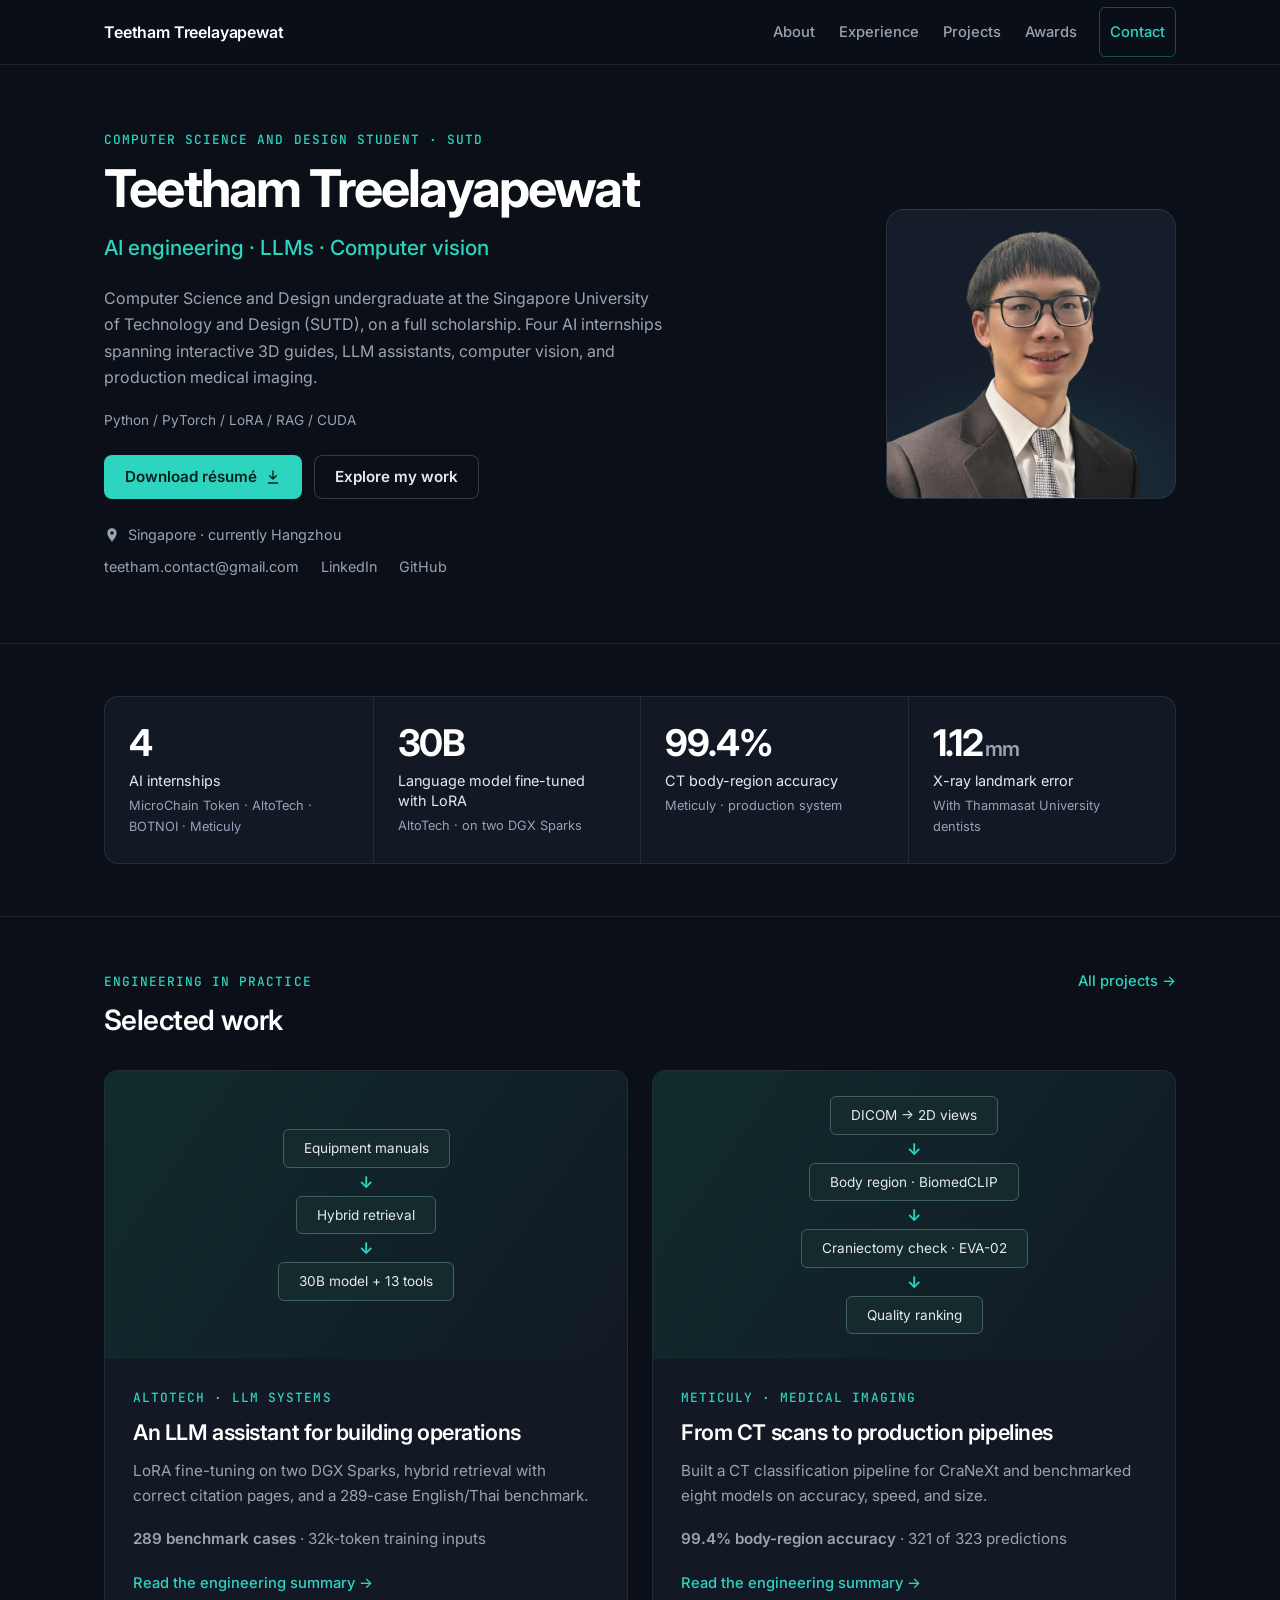
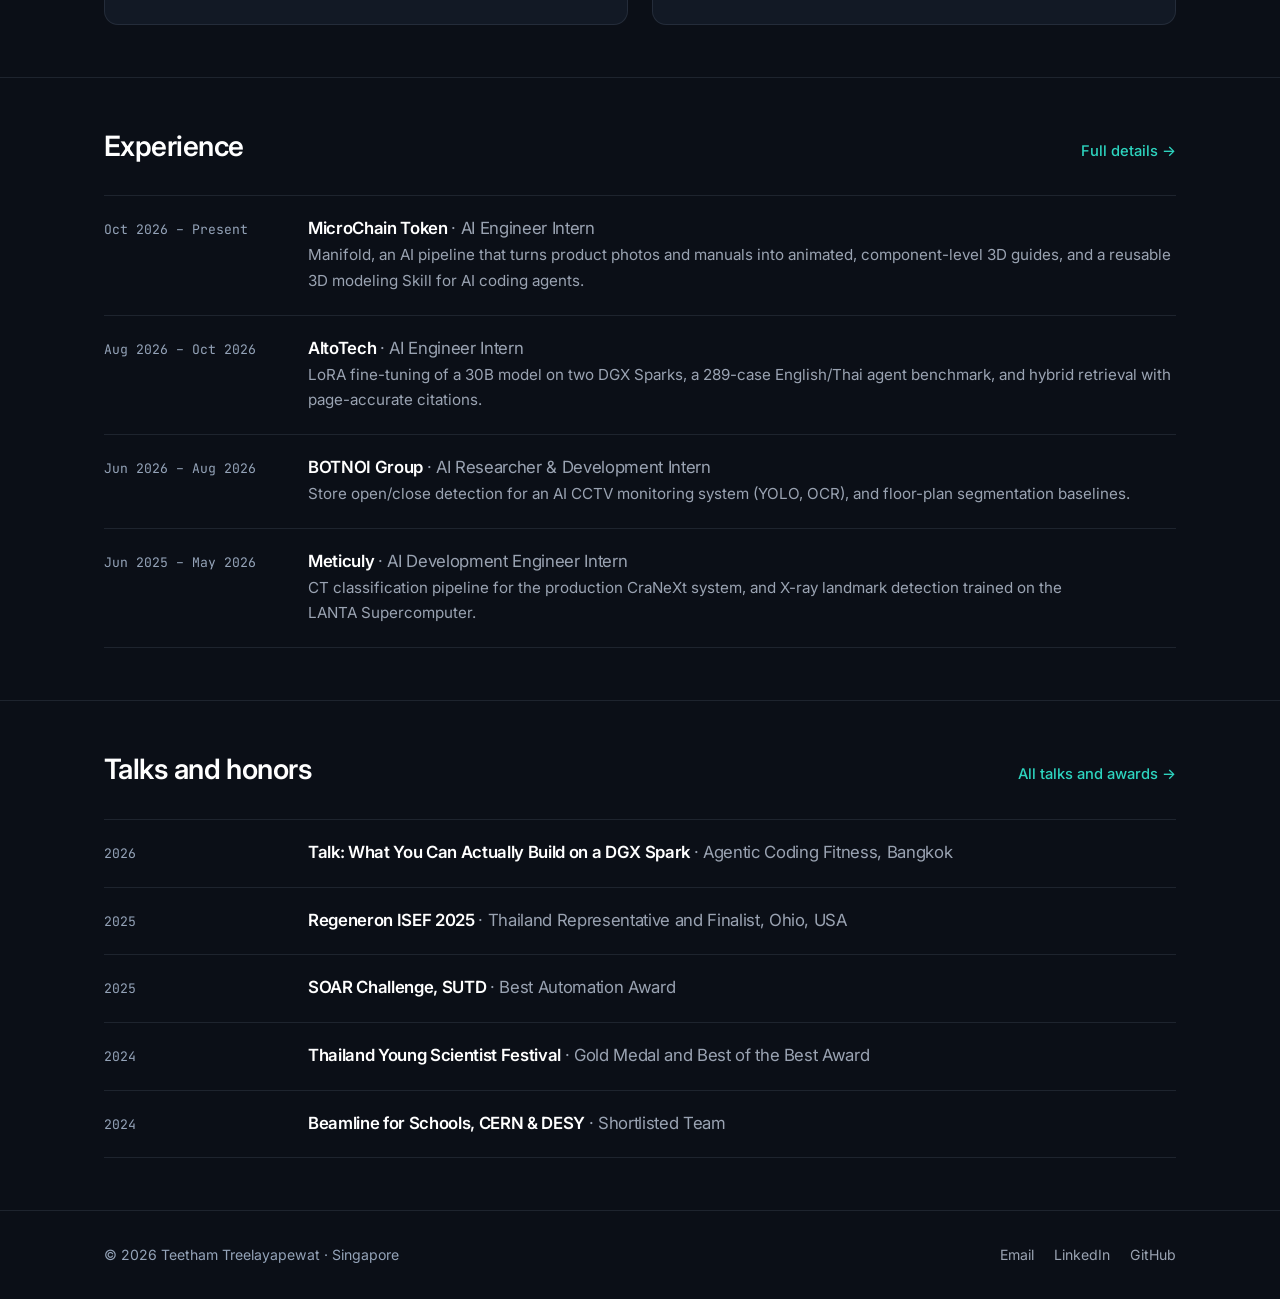
<file: index.html>
<!DOCTYPE html>
<html lang="en">
<head>
  <meta charset="UTF-8" />
  <meta name="viewport" content="width=device-width, initial-scale=1.0" />
  <title>Teetham Treelayapewat — AI Engineer, Computer Science at SUTD</title>
  <meta name="description" content="Teetham Treelayapewat is an AI engineer and Computer Science student at SUTD, Singapore, with four AI internships spanning interactive 3D guides, LLM systems, computer vision, and medical imaging." />
  <meta name="author" content="Teetham Treelayapewat" />
  <meta name="theme-color" content="#0b0f17" />

  <link rel="preconnect" href="https://fonts.googleapis.com" />
  <link rel="preconnect" href="https://fonts.gstatic.com" crossorigin />
  <link rel="stylesheet" href="https://fonts.googleapis.com/css2?family=Inter:wght@400;500;600;700&amp;family=JetBrains+Mono:wght@400;500&amp;display=swap" />
  <link rel="stylesheet" href="assets/css/style.css" />
  <script>document.documentElement.classList.add('js');</script>
  <script type="application/ld+json">
{
    "@context": "https://schema.org",
    "@type": "ProfilePage",
    "url": "https://teetham.com/",
    "mainEntity": {
      "@type": "Person",
      "@id": "https://teetham.com/#person",
      "name": "Teetham Treelayapewat",
      "alternateName": "Saimek",
      "url": "https://teetham.com/",
      "image": "https://teetham.com/assets/images/profile-teetham.jpg",
      "jobTitle": "AI Engineer",
      "description": "Computer Science and Design undergraduate at SUTD on a full scholarship, with four AI internships: interactive 3D guides at MicroChain Token, LLM fine-tuning and RAG at AltoTech, computer vision at BOTNOI, and a production CT classification pipeline at Meticuly.",
      "email": "mailto:teetham.contact@gmail.com",
      "address": {
        "@type": "PostalAddress",
        "addressLocality": "Singapore",
        "addressCountry": "SG"
      },
      "alumniOf": [
        {
          "@type": "CollegeOrUniversity",
          "name": "Singapore University of Technology and Design",
          "sameAs": "https://www.sutd.edu.sg/"
        },
        {
          "@type": "HighSchool",
          "name": "Kamnoetvidya Science Academy"
        }
      ],
      "knowsAbout": [
        "Machine learning",
        "LLM fine-tuning",
        "LoRA",
        "Retrieval-augmented generation",
        "AI agents and tool calling",
        "Computer vision",
        "Medical imaging",
        "PyTorch",
        "CUDA",
        "C++",
        "Python"
      ],
      "knowsLanguage": [
        "th",
        "en"
      ],
      "sameAs": [
        "https://www.linkedin.com/in/teetham",
        "https://github.com/teetham-t"
      ]
    }
  }
  </script>
</head>
<body>

  <a class="skip-link" href="#main">Skip to content</a>

  <header class="navbar">
    <nav class="nav-container" aria-label="Main">
      <a href="index.html" class="nav-logo" aria-current="page">Teetham Treelayapewat</a>
      <button class="nav-toggle" id="nav-toggle" type="button"
              aria-label="Menu" aria-expanded="false" aria-controls="nav-links">
        <span></span><span></span><span></span>
      </button>
      <ul class="nav-links" id="nav-links">
        <li><a href="about.html">About</a></li>
        <li><a href="experience.html">Experience</a></li>
        <li><a href="projects.html">Projects</a></li>
        <li><a href="awards.html">Awards</a></li>
        <li><a href="contact.html" class="nav-cta">Contact</a></li>
      </ul>
    </nav>
  </header>

  <main id="main">

    <!-- ── HERO ─────────────────────────────────────────────── -->
    <section class="hero" aria-labelledby="hero-name">
      

      <div class="container hero-inner">
        <div>
          <p class="eyebrow">Computer Science and Design student &middot; SUTD</p>
          <h1 class="hero-name" id="hero-name">Teetham Treelayapewat</h1>
          <p class="hero-title">AI engineering · LLMs · Computer vision</p>
          <p class="hero-bio">Computer Science and Design undergraduate at the Singapore University of Technology and Design (SUTD), on a full scholarship. Four AI internships spanning interactive 3D guides, LLM assistants, computer vision, and production medical imaging.</p>

          <p class="hero-focus">Python / PyTorch / LoRA / RAG / CUDA</p>
          <div class="hero-actions">
            <a href="assets/Teetham_Treelayapewat_Resume.pdf?v=20261113" class="btn btn-primary">Download résumé <svg viewBox="0 0 24 24" fill="none" stroke="currentColor" stroke-width="2" stroke-linecap="round" stroke-linejoin="round" aria-hidden="true"><path d="M12 3v12M7 10l5 5 5-5M5 21h14"/></svg></a>
            <a href="#featured" class="btn btn-ghost">Explore my work</a>
          </div>

          <ul class="hero-meta">
            <li><svg viewBox="0 0 24 24" aria-hidden="true"><path d="M12 2C8.13 2 5 5.13 5 9c0 5.25 7 13 7 13s7-7.75 7-13c0-3.87-3.13-7-7-7zm0 9.5a2.5 2.5 0 1 1 0-5 2.5 2.5 0 0 1 0 5z"/></svg> Singapore · currently Hangzhou</li>
            <li><a href="mailto:teetham.contact@gmail.com">teetham.contact@gmail.com</a></li>
            <li><a href="https://www.linkedin.com/in/teetham" target="_blank" rel="noopener noreferrer">LinkedIn</a></li>
            <li><a href="https://github.com/teetham-t" target="_blank" rel="noopener noreferrer">GitHub</a></li>
          </ul>
        </div>

        <picture class="hero-photo">
          <source srcset="assets/images/profile-teetham.webp" type="image/webp" />
          <img src="assets/images/profile-teetham.jpg"
               alt="Portrait of Teetham Treelayapewat"
               width="720" height="720" fetchpriority="high" />
        </picture>
      </div>
    </section>

    <!-- ── HIGHLIGHTS ───────────────────────────────────────── -->
    <section class="section" aria-labelledby="highlights-title">
      <div class="container">
        <h2 class="sr-only" id="highlights-title">Highlights</h2>
        <div class="stats fade-in">
          <div class="stat">
            <span class="stat-value">4</span>
            <span class="stat-label">AI internships</span>
            <span class="stat-sub">MicroChain Token &middot; AltoTech &middot; BOTNOI &middot; Meticuly</span>
          </div>
          <div class="stat">
            <span class="stat-value">30B</span>
            <span class="stat-label">Language model fine-tuned with LoRA</span>
            <span class="stat-sub">AltoTech &middot; on two DGX Sparks</span>
          </div>
          <div class="stat">
            <span class="stat-value">99.4%</span>
            <span class="stat-label">CT body-region accuracy</span>
            <span class="stat-sub">Meticuly &middot; production system</span>
          </div>
          <div class="stat">
            <span class="stat-value">1.12<small>mm</small></span>
            <span class="stat-label">X-ray landmark error</span>
            <span class="stat-sub">With Thammasat University dentists</span>
          </div>
        </div>
      </div>
    </section>

<section class="section" id="featured" aria-labelledby="featured-title">
<div class="container"><div class="section-head"><div><p class="eyebrow">Engineering in practice</p><h2 class="section-title" id="featured-title">Selected work</h2></div><a class="section-link" href="projects.html">All projects →</a></div>
<div class="featured-grid">
<article class="feature-card"><div class="pipeline" aria-label="Assistant pipeline"><span>Equipment manuals</span><b>↓</b><span>Hybrid retrieval</span><b>↓</b><span>30B model + 13 tools</span></div><div class="feature-content"><p class="eyebrow">AltoTech · LLM systems</p><h3>An LLM assistant for building operations</h3><p>LoRA fine-tuning on two DGX Sparks, hybrid retrieval with correct citation pages, and a 289-case English/Thai benchmark.</p><p class="feature-result">289 benchmark cases <span>· 32k-token training inputs</span></p><a href="projects.html#altotech" class="section-link">Read the engineering summary →</a></div></article>
<article class="feature-card"><div class="pipeline" aria-label="CT processing pipeline"><span>DICOM → 2D views</span><b>↓</b><span>Body region · BiomedCLIP</span><b>↓</b><span>Craniectomy check · EVA-02</span><b>↓</b><span>Quality ranking</span></div><div class="feature-content"><p class="eyebrow">Meticuly · Medical imaging</p><h3>From CT scans to production pipelines</h3><p>Built a CT classification pipeline for CraNeXt and benchmarked eight models on accuracy, speed, and size.</p><p class="feature-result">99.4% body-region accuracy <span>· 321 of 323 predictions</span></p><a href="projects.html#meticuly" class="section-link">Read the engineering summary →</a></div></article>
</div></div></section>
    <!-- ── EXPERIENCE SUMMARY ───────────────────────────────── -->
    <section class="section" aria-labelledby="exp-title">
      <div class="container">
        <div class="section-head">
          <h2 class="section-title" id="exp-title">Experience</h2>
          <a href="experience.html" class="section-link">Full details &rarr;</a>
        </div>

        <div class="row-list">
          <div class="row fade-in">
            <p class="row-date">Oct 2026 &ndash; Present</p>
            <div>
              <h3 class="row-title">MicroChain Token <span>&middot; AI Engineer Intern</span></h3>
              <p class="row-body">Manifold, an AI pipeline that turns product photos and manuals into animated,
                component-level 3D guides, and a reusable 3D modeling Skill for AI coding agents.</p>
            </div>
          </div>
          <div class="row fade-in">
            <p class="row-date">Aug 2026 &ndash; Oct 2026</p>
            <div>
              <h3 class="row-title">AltoTech <span>&middot; AI Engineer Intern</span></h3>
              <p class="row-body">LoRA fine-tuning of a 30B model on two DGX Sparks, a 289-case English/Thai
                agent benchmark, and hybrid retrieval with page-accurate citations.</p>
            </div>
          </div>
          <div class="row fade-in">
            <p class="row-date">Jun 2026 &ndash; Aug 2026</p>
            <div>
              <h3 class="row-title">BOTNOI Group <span>&middot; AI Researcher &amp; Development Intern</span></h3>
              <p class="row-body">Store open/close detection for an AI CCTV monitoring system
                (YOLO, OCR), and floor-plan segmentation baselines.</p>
            </div>
          </div>
          <div class="row fade-in">
            <p class="row-date">Jun 2025 &ndash; May 2026</p>
            <div>
              <h3 class="row-title">Meticuly <span>&middot; AI Development Engineer Intern</span></h3>
              <p class="row-body">CT classification pipeline for the production CraNeXt system, and
                X-ray landmark detection trained on the LANTA Supercomputer.</p>
            </div>
          </div>
        </div>
      </div>
    </section>

    <!-- ── SELECTED HONORS ──────────────────────────────────── -->
    <section class="section" aria-labelledby="honors-title">
      <div class="container">
        <div class="section-head">
          <h2 class="section-title" id="honors-title">Talks and honors</h2>
          <a href="awards.html" class="section-link">All talks and awards &rarr;</a>
        </div>

        <div class="row-list">
          <div class="row fade-in">
            <p class="row-date">2026</p>
            <h3 class="row-title">Talk: What You Can Actually Build on a DGX Spark <span>&middot; Agentic Coding Fitness, Bangkok</span></h3>
          </div>
          <div class="row fade-in">
            <p class="row-date">2025</p>
            <h3 class="row-title">Regeneron ISEF 2025 <span>&middot; Thailand Representative and Finalist, Ohio, USA</span></h3>
          </div>
          <div class="row fade-in">
            <p class="row-date">2025</p>
            <h3 class="row-title">SOAR Challenge, SUTD <span>&middot; Best Automation Award</span></h3>
          </div>
          <div class="row fade-in">
            <p class="row-date">2024</p>
            <h3 class="row-title">Thailand Young Scientist Festival <span>&middot; Gold Medal and Best of the Best Award</span></h3>
          </div>
          <div class="row fade-in">
            <p class="row-date">2024</p>
            <h3 class="row-title">Beamline for Schools, CERN &amp; DESY <span>&middot; Shortlisted Team</span></h3>
          </div>
        </div>
      </div>
    </section>

  </main>

  <footer class="footer">
    <div class="container footer-inner">
      <p class="footer-copy">&copy; 2026 Teetham Treelayapewat &middot; Singapore</p>
      <ul class="footer-links">
        <li><a href="mailto:teetham.contact@gmail.com">Email</a></li>
        <li><a href="https://www.linkedin.com/in/teetham" target="_blank" rel="noopener noreferrer">LinkedIn</a></li>
        <li><a href="https://github.com/teetham-t" target="_blank" rel="noopener noreferrer">GitHub</a></li>
      </ul>
    </div>
  </footer>

  
  <script src="assets/js/main.js"></script>
</body>
</html>
</file>
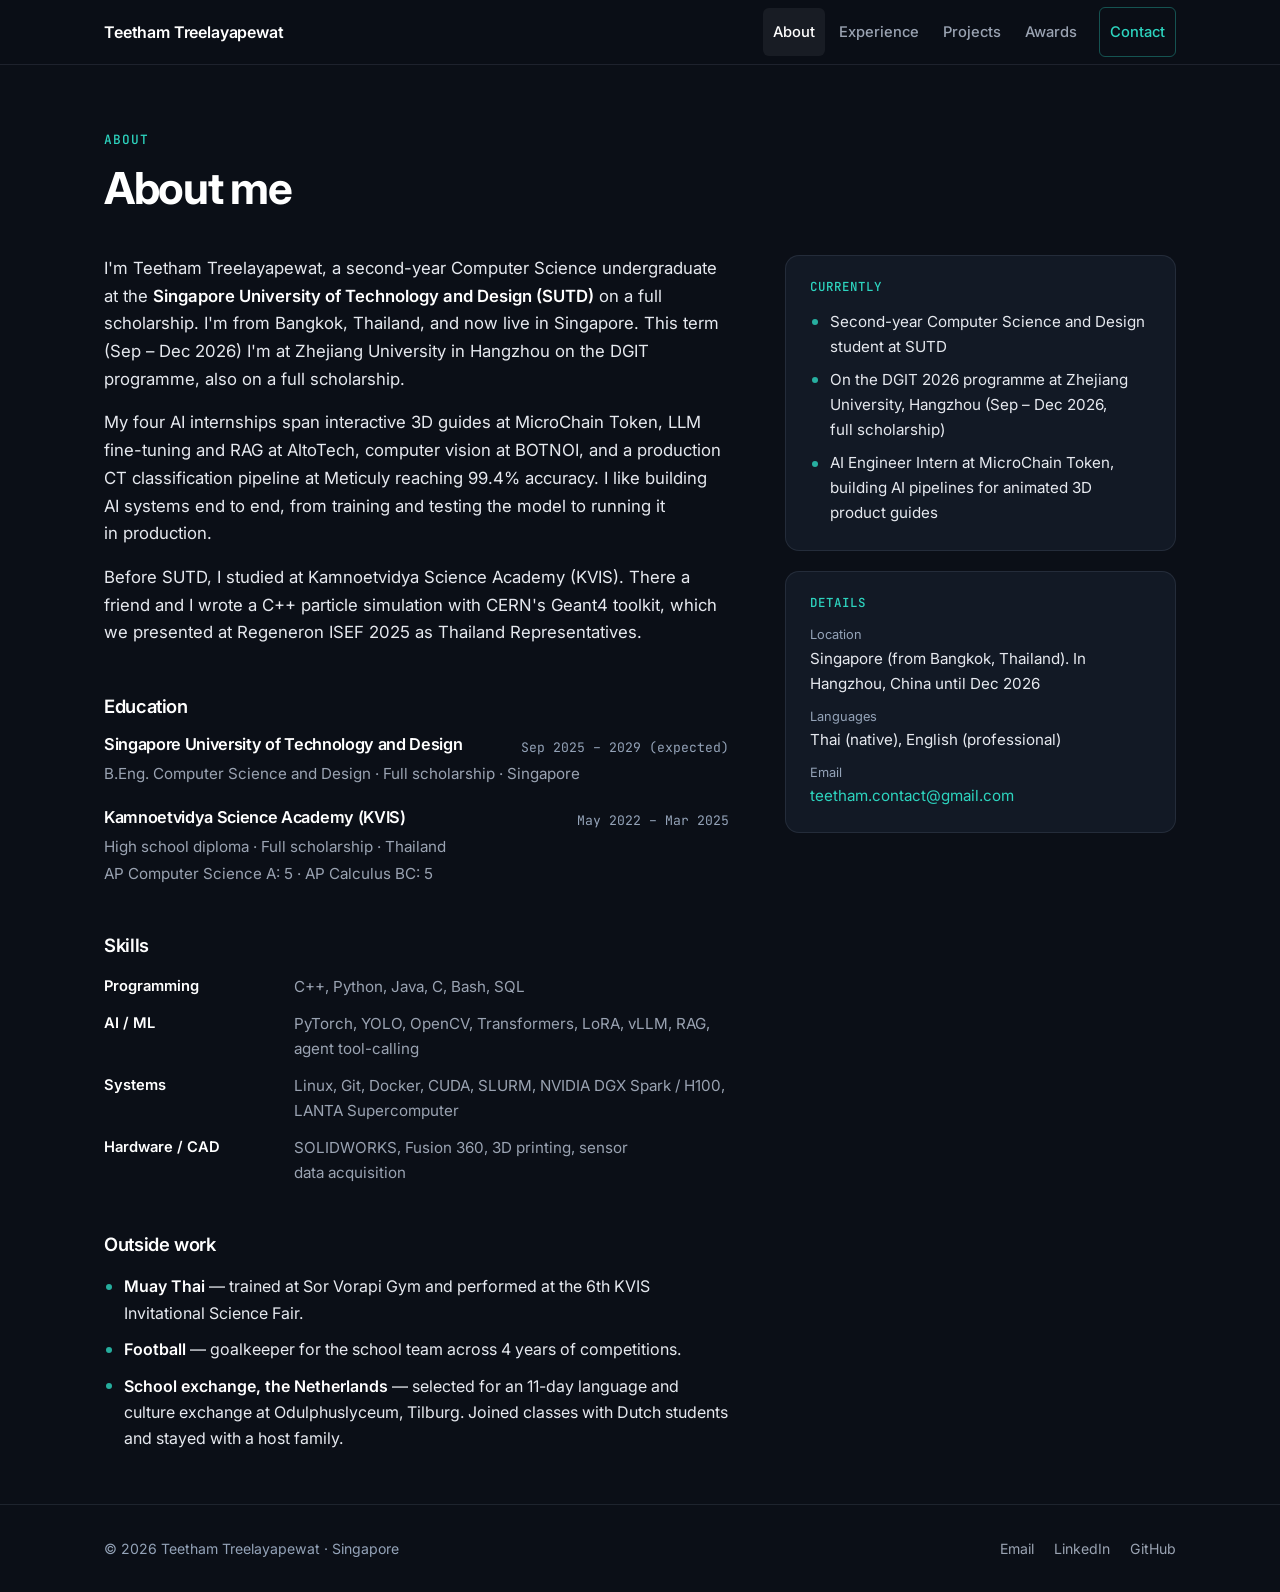
<file: about.html>
<!DOCTYPE html>
<html lang="en">
<head>
  <meta charset="UTF-8" />
  <meta name="viewport" content="width=device-width, initial-scale=1.0" />
  <title>About — Teetham Treelayapewat</title>
  <meta name="description" content="About Teetham Treelayapewat: second-year Computer Science and Design student at SUTD on full scholarship, from Bangkok, Thailand. Education, skills and current focus." />
  <meta name="author" content="Teetham Treelayapewat" />
  <meta name="theme-color" content="#0b0f17" />

  <link rel="preconnect" href="https://fonts.googleapis.com" />
  <link rel="preconnect" href="https://fonts.gstatic.com" crossorigin />
  <link rel="stylesheet" href="https://fonts.googleapis.com/css2?family=Inter:wght@400;500;600;700&amp;family=JetBrains+Mono:wght@400;500&amp;display=swap" />
  <link rel="stylesheet" href="assets/css/style.css" />
  <script>document.documentElement.classList.add('js');</script>
</head>
<body>

  <a class="skip-link" href="#main">Skip to content</a>

  <header class="navbar">
    <nav class="nav-container" aria-label="Main">
      <a href="index.html" class="nav-logo">Teetham Treelayapewat</a>
      <button class="nav-toggle" id="nav-toggle" type="button"
              aria-label="Menu" aria-expanded="false" aria-controls="nav-links">
        <span></span><span></span><span></span>
      </button>
      <ul class="nav-links" id="nav-links">
        <li><a href="about.html" aria-current="page">About</a></li>
        <li><a href="experience.html">Experience</a></li>
        <li><a href="projects.html">Projects</a></li>
        <li><a href="awards.html">Awards</a></li>
        <li><a href="contact.html" class="nav-cta">Contact</a></li>
      </ul>
    </nav>
  </header>

  <main id="main">

    <div class="container">
      <header class="page-header">
        <p class="eyebrow">About</p>
        <h1 class="page-title">About me</h1>
      </header>

      <div class="about-grid section" style="padding-top:0;">
        <div>
          <div class="prose fade-in">
            <p>
              I'm Teetham Treelayapewat, a second-year Computer Science undergraduate at the
              <strong>Singapore University of Technology and Design (SUTD)</strong> on a full
              scholarship. I'm from Bangkok, Thailand, and now live in Singapore. This term
              (Sep &ndash; Dec 2026) I'm at Zhejiang University in Hangzhou on the DGIT programme,
              also on a full scholarship.
            </p>
            <p>
              My four AI internships span interactive 3D guides at MicroChain Token, LLM fine-tuning and RAG at AltoTech, computer
              vision at BOTNOI, and a production CT classification pipeline at Meticuly reaching
              99.4% accuracy. I like building AI systems end to end, from training and testing
              the model to running it in production.
            </p>
            <p>
              Before SUTD, I studied at Kamnoetvidya Science Academy (KVIS). There a friend and I wrote
              a C++ particle simulation with CERN's Geant4 toolkit, which we presented at Regeneron
              ISEF 2025 as Thailand Representatives.
            </p>
          </div>

          <h2 class="sub-title fade-in">Education</h2>
          <div class="fade-in">
            <div class="edu-item">
              <div class="edu-head">
                <h3 class="edu-school">Singapore University of Technology and Design</h3>
                <p class="edu-date">Sep 2025 &ndash; 2029 (expected)</p>
              </div>
              <p class="edu-detail">B.Eng. Computer Science and Design &middot; Full scholarship &middot; Singapore</p>
            </div>
            <div class="edu-item">
              <div class="edu-head">
                <h3 class="edu-school">Kamnoetvidya Science Academy (KVIS)</h3>
                <p class="edu-date">May 2022 &ndash; Mar 2025</p>
              </div>
              <p class="edu-detail">High school diploma &middot; Full scholarship &middot; Thailand</p>
              <p class="edu-detail">AP Computer Science A: 5 &middot; AP Calculus BC: 5</p>
            </div>
          </div>

          <h2 class="sub-title fade-in">Skills</h2>
          <dl class="skills fade-in">
            <dt>Programming</dt>
            <dd>C++, Python, Java, C, Bash, SQL</dd>
            <dt>AI / ML</dt>
            <dd>PyTorch, YOLO, OpenCV, Transformers, LoRA, vLLM, RAG, agent tool-calling</dd>
            <dt>Systems</dt>
            <dd>Linux, Git, Docker, CUDA, SLURM, NVIDIA DGX Spark / H100, LANTA Supercomputer</dd>
            <dt>Hardware / CAD</dt>
            <dd>SOLIDWORKS, Fusion 360, 3D printing, sensor data acquisition</dd>
          </dl>

          <h2 class="sub-title fade-in">Outside work</h2>
          <ul class="bullets fade-in">
            <li><strong>Muay Thai</strong> &mdash; trained at Sor Vorapi Gym and performed at the
              6th KVIS Invitational Science Fair.</li>
            <li><strong>Football</strong> &mdash; goalkeeper for the school team across 4 years of
              competitions.</li>
            <li><strong>School exchange, the Netherlands</strong> &mdash; selected for an 11-day language
              and culture exchange at Odulphuslyceum, Tilburg. Joined classes with Dutch students and stayed with a host family.</li>
          </ul>
        </div>

        <aside>
          <section class="side-card fade-in" aria-labelledby="now-title">
            <h2 id="now-title">Currently</h2>
            <ul class="bullets">
              <li>Second-year Computer Science and Design student at SUTD</li>
              <li>On the DGIT 2026 programme at Zhejiang University, Hangzhou (Sep &ndash; Dec 2026, full scholarship)</li>
              <li>AI Engineer Intern at MicroChain Token, building AI pipelines for animated 3D product guides</li>
            </ul>
          </section>

          <section class="side-card fade-in" aria-labelledby="facts-title">
            <h2 id="facts-title">Details</h2>
            <dl>
              <div><dt>Location</dt><dd>Singapore (from Bangkok, Thailand). In Hangzhou, China until Dec 2026</dd></div>
              <div><dt>Languages</dt><dd>Thai (native), English (professional)</dd></div>
              <div><dt>Email</dt><dd><a href="mailto:teetham.contact@gmail.com">teetham.contact@gmail.com</a></dd></div>
            </dl>
          </section>
        </aside>
      </div>
    </div>

  </main>

  <footer class="footer">
    <div class="container footer-inner">
      <p class="footer-copy">&copy; 2026 Teetham Treelayapewat &middot; Singapore</p>
      <ul class="footer-links">
        <li><a href="mailto:teetham.contact@gmail.com">Email</a></li>
        <li><a href="https://www.linkedin.com/in/teetham" target="_blank" rel="noopener noreferrer">LinkedIn</a></li>
        <li><a href="https://github.com/teetham-t" target="_blank" rel="noopener noreferrer">GitHub</a></li>
      </ul>
    </div>
  </footer>

  <script src="assets/js/main.js"></script>
</body>
</html>
</file>
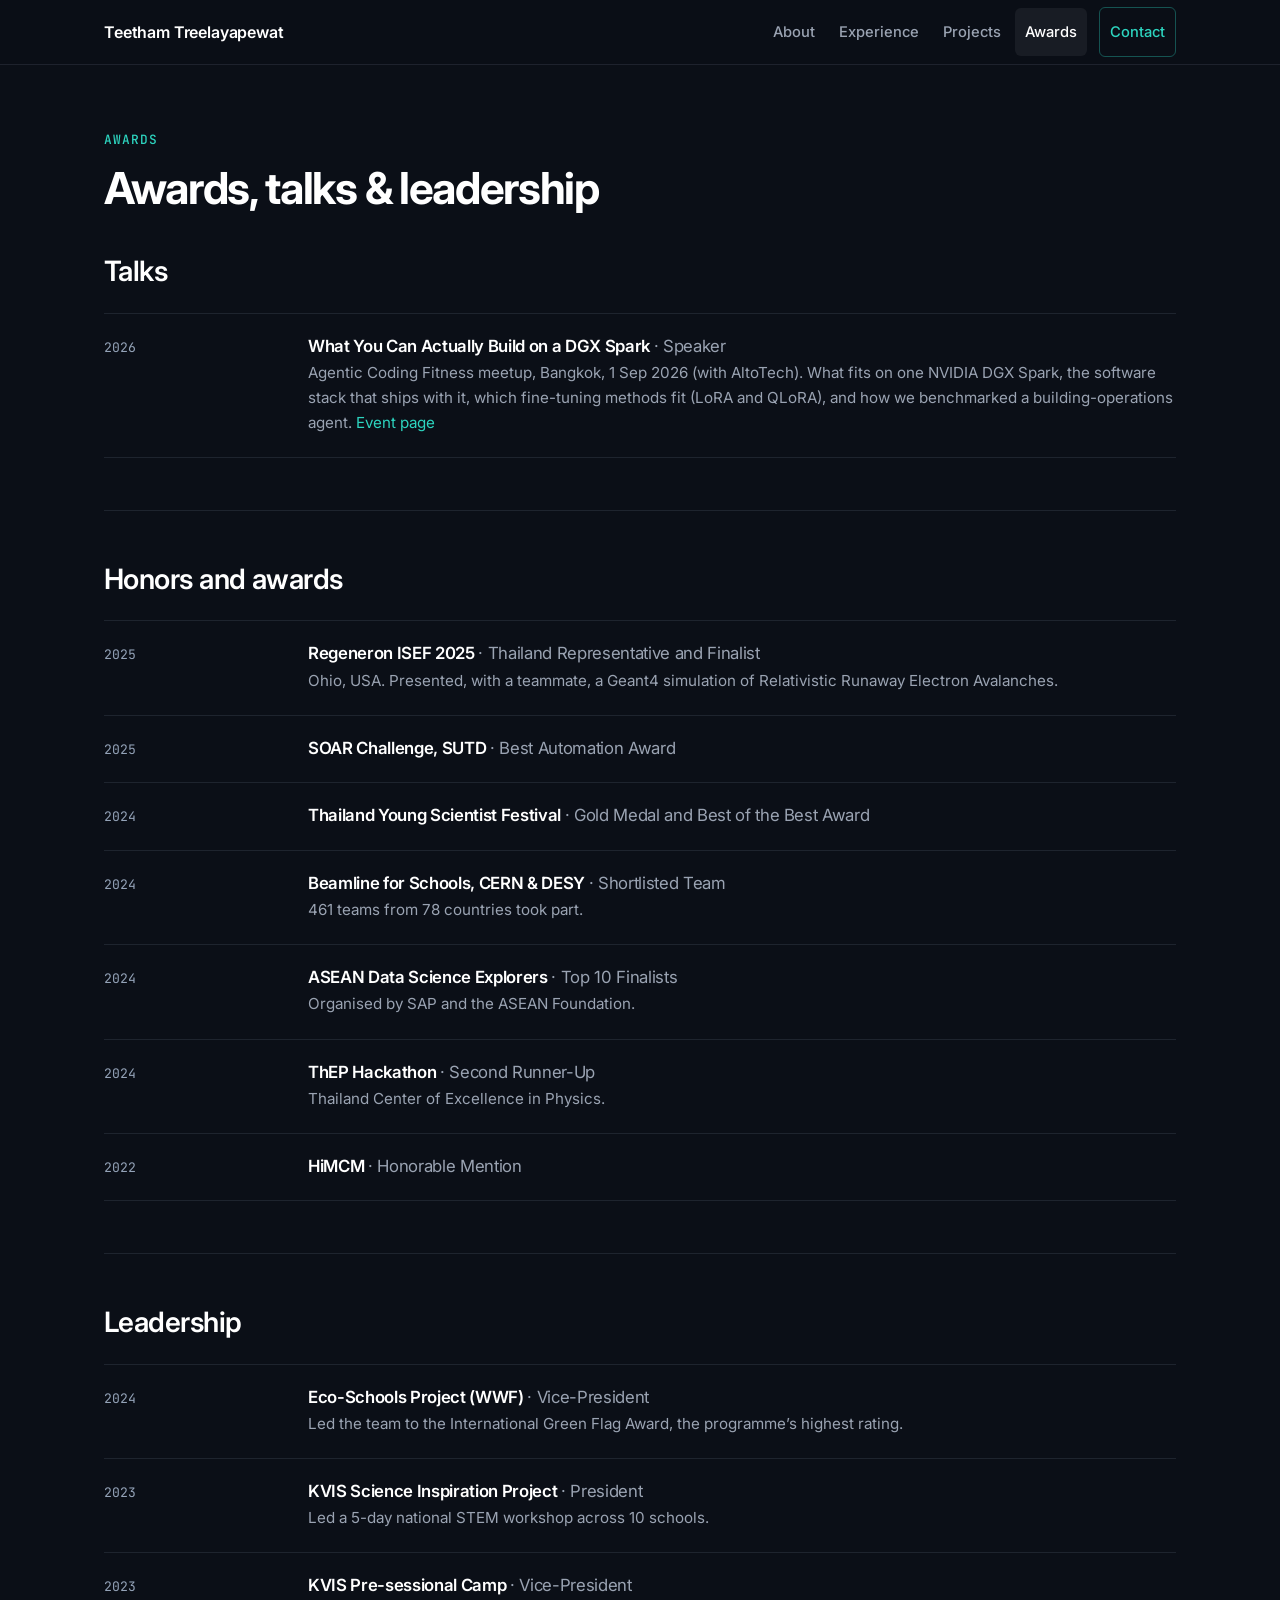
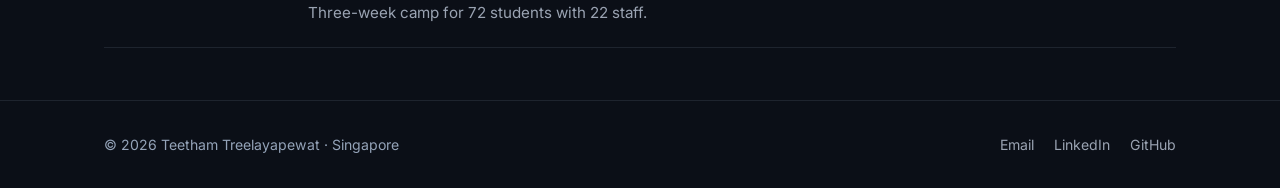
<file: awards.html>
<!DOCTYPE html>
<html lang="en">
<head>
  <meta charset="UTF-8" />
  <meta name="viewport" content="width=device-width, initial-scale=1.0" />
  <title>Awards, Talks & Leadership — Teetham Treelayapewat</title>
  <meta name="description" content="Awards, talks and leadership of Teetham Treelayapewat: DGX Spark talk at Agentic Coding Fitness (Bangkok, 2026), Regeneron ISEF 2025 Thailand Representative, Thailand Young Scientist Festival Gold Medal, CERN Beamline for Schools shortlist, and SUTD SOAR Best Automation Award." />
  <meta name="author" content="Teetham Treelayapewat" />
  <meta name="theme-color" content="#0b0f17" />

  <link rel="preconnect" href="https://fonts.googleapis.com" />
  <link rel="preconnect" href="https://fonts.gstatic.com" crossorigin />
  <link rel="stylesheet" href="https://fonts.googleapis.com/css2?family=Inter:wght@400;500;600;700&amp;family=JetBrains+Mono:wght@400;500&amp;display=swap" />
  <link rel="stylesheet" href="assets/css/style.css" />
  <script>document.documentElement.classList.add('js');</script>
</head>
<body>

  <a class="skip-link" href="#main">Skip to content</a>

  <header class="navbar">
    <nav class="nav-container" aria-label="Main">
      <a href="index.html" class="nav-logo">Teetham Treelayapewat</a>
      <button class="nav-toggle" id="nav-toggle" type="button"
              aria-label="Menu" aria-expanded="false" aria-controls="nav-links">
        <span></span><span></span><span></span>
      </button>
      <ul class="nav-links" id="nav-links">
        <li><a href="about.html">About</a></li>
        <li><a href="experience.html">Experience</a></li>
        <li><a href="projects.html">Projects</a></li>
        <li><a href="awards.html" aria-current="page">Awards</a></li>
        <li><a href="contact.html" class="nav-cta">Contact</a></li>
      </ul>
    </nav>
  </header>

  <main id="main">

    <div class="container">
      <header class="page-header">
        <p class="eyebrow">Awards</p>
        <h1 class="page-title">Awards, talks &amp; leadership</h1>
      </header>

      <section class="section" style="padding-top:0;" aria-labelledby="talks-title">
        <h2 class="section-title" id="talks-title" style="margin-bottom:24px;">Talks</h2>
        <div class="row-list">
          <div class="row fade-in">
            <p class="row-date">2026</p>
            <div>
              <h3 class="row-title">What You Can Actually Build on a DGX Spark <span>&middot; Speaker</span></h3>
              <p class="row-body">Agentic Coding Fitness meetup, Bangkok, 1 Sep 2026 (with AltoTech). What fits on one
                NVIDIA DGX Spark, the software stack that ships with it, which fine-tuning methods fit (LoRA and QLoRA),
                and how we benchmarked a building-operations agent. <a href="https://luma.com/2d7uzxk6" target="_blank" rel="noopener noreferrer">Event page</a></p>
            </div>
          </div>
        </div>
      </section>

      <section class="section" aria-labelledby="honors-title">
        <h2 class="section-title" id="honors-title" style="margin-bottom:24px;">Honors and awards</h2>
        <div class="row-list">
          <div class="row fade-in">
            <p class="row-date">2025</p>
            <div>
              <h3 class="row-title">Regeneron ISEF 2025 <span>&middot; Thailand Representative and Finalist</span></h3>
              <p class="row-body">Ohio, USA. Presented, with a teammate, a Geant4 simulation of Relativistic Runaway Electron Avalanches.</p>
            </div>
          </div>
          <div class="row fade-in">
            <p class="row-date">2025</p>
            <div>
              <h3 class="row-title">SOAR Challenge, SUTD <span>&middot; Best Automation Award</span></h3>
            </div>
          </div>
          <div class="row fade-in">
            <p class="row-date">2024</p>
            <div>
              <h3 class="row-title">Thailand Young Scientist Festival <span>&middot; Gold Medal and Best of the Best Award</span></h3>
            </div>
          </div>
          <div class="row fade-in">
            <p class="row-date">2024</p>
            <div>
              <h3 class="row-title">Beamline for Schools, CERN &amp; DESY <span>&middot; Shortlisted Team</span></h3>
              <p class="row-body">461 teams from 78 countries took part.</p>
            </div>
          </div>
          <div class="row fade-in">
            <p class="row-date">2024</p>
            <div>
              <h3 class="row-title">ASEAN Data Science Explorers <span>&middot; Top 10 Finalists</span></h3>
              <p class="row-body">Organised by SAP and the ASEAN Foundation.</p>
            </div>
          </div>
          <div class="row fade-in">
            <p class="row-date">2024</p>
            <div>
              <h3 class="row-title">ThEP Hackathon <span>&middot; Second Runner-Up</span></h3>
              <p class="row-body">Thailand Center of Excellence in Physics.</p>
            </div>
          </div>
          <div class="row fade-in">
            <p class="row-date">2022</p>
            <div>
              <h3 class="row-title">HiMCM <span>&middot; Honorable Mention</span></h3>
            </div>
          </div>
        </div>
      </section>

      <section class="section" aria-labelledby="lead-title">
        <h2 class="section-title" id="lead-title" style="margin-bottom:24px;">Leadership</h2>
        <div class="row-list">
          <div class="row fade-in">
            <p class="row-date">2024</p>
            <div>
              <h3 class="row-title">Eco-Schools Project (WWF) <span>&middot; Vice-President</span></h3>
              <p class="row-body">Led the team to the International Green Flag Award, the programme&rsquo;s highest rating.</p>
            </div>
          </div>
          <div class="row fade-in">
            <p class="row-date">2023</p>
            <div>
              <h3 class="row-title">KVIS Science Inspiration Project <span>&middot; President</span></h3>
              <p class="row-body">Led a 5-day national STEM workshop across 10 schools.</p>
            </div>
          </div>
          <div class="row fade-in">
            <p class="row-date">2023</p>
            <div>
              <h3 class="row-title">KVIS Pre-sessional Camp <span>&middot; Vice-President</span></h3>
              <p class="row-body">Three-week camp for 72 students with 22 staff.</p>
            </div>
          </div>
        </div>
      </section>
    </div>

  </main>

  <footer class="footer">
    <div class="container footer-inner">
      <p class="footer-copy">&copy; 2026 Teetham Treelayapewat &middot; Singapore</p>
      <ul class="footer-links">
        <li><a href="mailto:teetham.contact@gmail.com">Email</a></li>
        <li><a href="https://www.linkedin.com/in/teetham" target="_blank" rel="noopener noreferrer">LinkedIn</a></li>
        <li><a href="https://github.com/teetham-t" target="_blank" rel="noopener noreferrer">GitHub</a></li>
      </ul>
    </div>
  </footer>

  <script src="assets/js/main.js"></script>
</body>
</html>
</file>
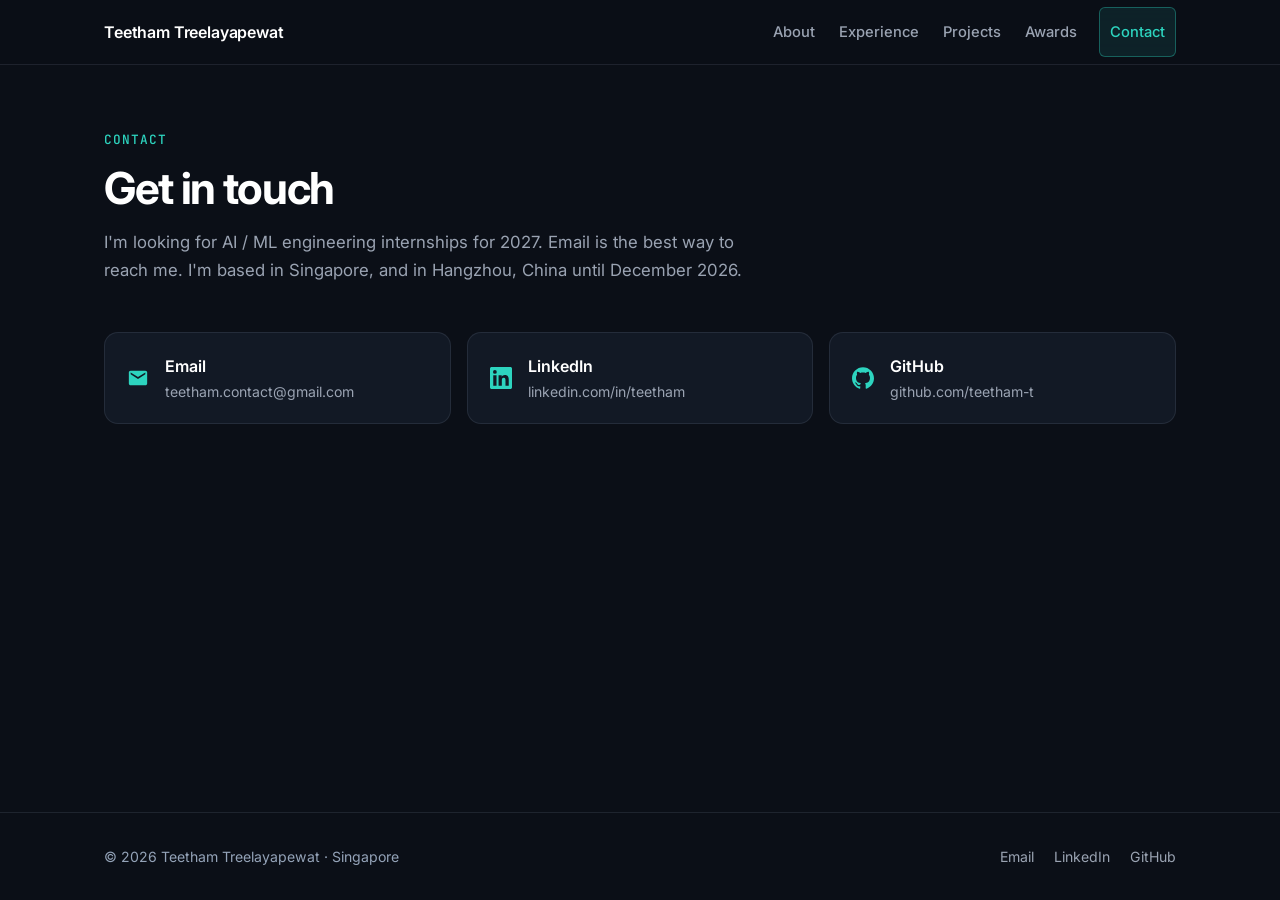
<file: contact.html>
<!DOCTYPE html>
<html lang="en">
<head>
  <meta charset="UTF-8" />
  <meta name="viewport" content="width=device-width, initial-scale=1.0" />
  <title>Contact — Teetham Treelayapewat</title>
  <meta name="description" content="Contact Teetham Treelayapewat, AI engineer and Computer Science student at SUTD, Singapore, by email or LinkedIn. Looking for AI / ML internships for 2027." />
  <meta name="author" content="Teetham Treelayapewat" />
  <meta name="theme-color" content="#0b0f17" />

  <link rel="preconnect" href="https://fonts.googleapis.com" />
  <link rel="preconnect" href="https://fonts.gstatic.com" crossorigin />
  <link rel="stylesheet" href="https://fonts.googleapis.com/css2?family=Inter:wght@400;500;600;700&amp;family=JetBrains+Mono:wght@400;500&amp;display=swap" />
  <link rel="stylesheet" href="assets/css/style.css" />
  <script>document.documentElement.classList.add('js');</script>
</head>
<body>

  <a class="skip-link" href="#main">Skip to content</a>

  <header class="navbar">
    <nav class="nav-container" aria-label="Main">
      <a href="index.html" class="nav-logo">Teetham Treelayapewat</a>
      <button class="nav-toggle" id="nav-toggle" type="button"
              aria-label="Menu" aria-expanded="false" aria-controls="nav-links">
        <span></span><span></span><span></span>
      </button>
      <ul class="nav-links" id="nav-links">
        <li><a href="about.html">About</a></li>
        <li><a href="experience.html">Experience</a></li>
        <li><a href="projects.html">Projects</a></li>
        <li><a href="awards.html">Awards</a></li>
        <li><a href="contact.html" class="nav-cta" aria-current="page">Contact</a></li>
      </ul>
    </nav>
  </header>

  <main id="main">

    <div class="container">
      <header class="page-header">
        <p class="eyebrow">Contact</p>
        <h1 class="page-title">Get in touch</h1>
        <p class="page-intro">
          I'm looking for AI / ML engineering internships for 2027. Email is the best way to
          reach me. I'm based in Singapore, and in Hangzhou, China until December 2026.
        </p>
      </header>

      <div class="section" style="padding-top:8px;">
        <div class="contact-grid">
          <a href="mailto:teetham.contact@gmail.com" class="contact-link fade-in">
            <svg viewBox="0 0 24 24" aria-hidden="true"><path d="M20 4H4c-1.1 0-2 .9-2 2v12c0 1.1.9 2 2 2h16c1.1 0 2-.9 2-2V6c0-1.1-.9-2-2-2zm0 4-8 5-8-5V6l8 5 8-5v2z"/></svg>
            <span><span class="contact-link-name">Email</span>
                  <span class="contact-link-label">teetham.contact@gmail.com</span></span>
          </a>
          <a href="https://www.linkedin.com/in/teetham" class="contact-link fade-in" target="_blank" rel="noopener noreferrer">
            <svg viewBox="0 0 24 24" aria-hidden="true"><path d="M20.447 20.452h-3.554v-5.569c0-1.328-.027-3.037-1.852-3.037-1.853 0-2.136 1.445-2.136 2.939v5.667H9.351V9h3.414v1.561h.046c.477-.9 1.637-1.85 3.37-1.85 3.601 0 4.267 2.37 4.267 5.455v6.286zM5.337 7.433a2.062 2.062 0 0 1-2.063-2.065 2.064 2.064 0 1 1 2.063 2.065zm1.782 13.019H3.555V9h3.564v11.452zM22.225 0H1.771C.792 0 0 .774 0 1.729v20.542C0 23.227.792 24 1.771 24h20.451C23.2 24 24 23.227 24 22.271V1.729C24 .774 23.2 0 22.222 0h.003z"/></svg>
            <span><span class="contact-link-name">LinkedIn</span>
                  <span class="contact-link-label">linkedin.com/in/teetham</span></span>
          </a>
          <a href="https://github.com/teetham-t" class="contact-link fade-in" target="_blank" rel="noopener noreferrer">
            <svg viewBox="0 0 24 24" aria-hidden="true"><path d="M12 .297c-6.63 0-12 5.373-12 12 0 5.303 3.438 9.8 8.205 11.385.6.113.82-.258.82-.577 0-.285-.01-1.04-.015-2.04-3.338.724-4.042-1.61-4.042-1.61C4.422 18.07 3.633 17.7 3.633 17.7c-1.087-.744.084-.729.084-.729 1.205.084 1.838 1.236 1.838 1.236 1.07 1.835 2.809 1.305 3.495.998.108-.776.417-1.305.76-1.605-2.665-.3-5.466-1.332-5.466-5.93 0-1.31.465-2.38 1.235-3.22-.135-.303-.54-1.523.105-3.176 0 0 1.005-.322 3.3 1.23.96-.267 1.98-.399 3-.405 1.02.006 2.04.138 3 .405 2.28-1.552 3.285-1.23 3.285-1.23.645 1.653.24 2.873.12 3.176.765.84 1.23 1.91 1.23 3.22 0 4.61-2.805 5.625-5.475 5.92.42.36.81 1.096.81 2.22 0 1.606-.015 2.896-.015 3.286 0 .315.21.69.825.57C20.565 22.092 24 17.592 24 12.297c0-6.627-5.373-12-12-12"/></svg>
            <span><span class="contact-link-name">GitHub</span>
                  <span class="contact-link-label">github.com/teetham-t</span></span>
          </a>
        </div>
      </div>
    </div>

  </main>

  <footer class="footer">
    <div class="container footer-inner">
      <p class="footer-copy">&copy; 2026 Teetham Treelayapewat &middot; Singapore</p>
      <ul class="footer-links">
        <li><a href="mailto:teetham.contact@gmail.com">Email</a></li>
        <li><a href="https://www.linkedin.com/in/teetham" target="_blank" rel="noopener noreferrer">LinkedIn</a></li>
        <li><a href="https://github.com/teetham-t" target="_blank" rel="noopener noreferrer">GitHub</a></li>
      </ul>
    </div>
  </footer>

  <script src="assets/js/main.js"></script>
</body>
</html>
</file>
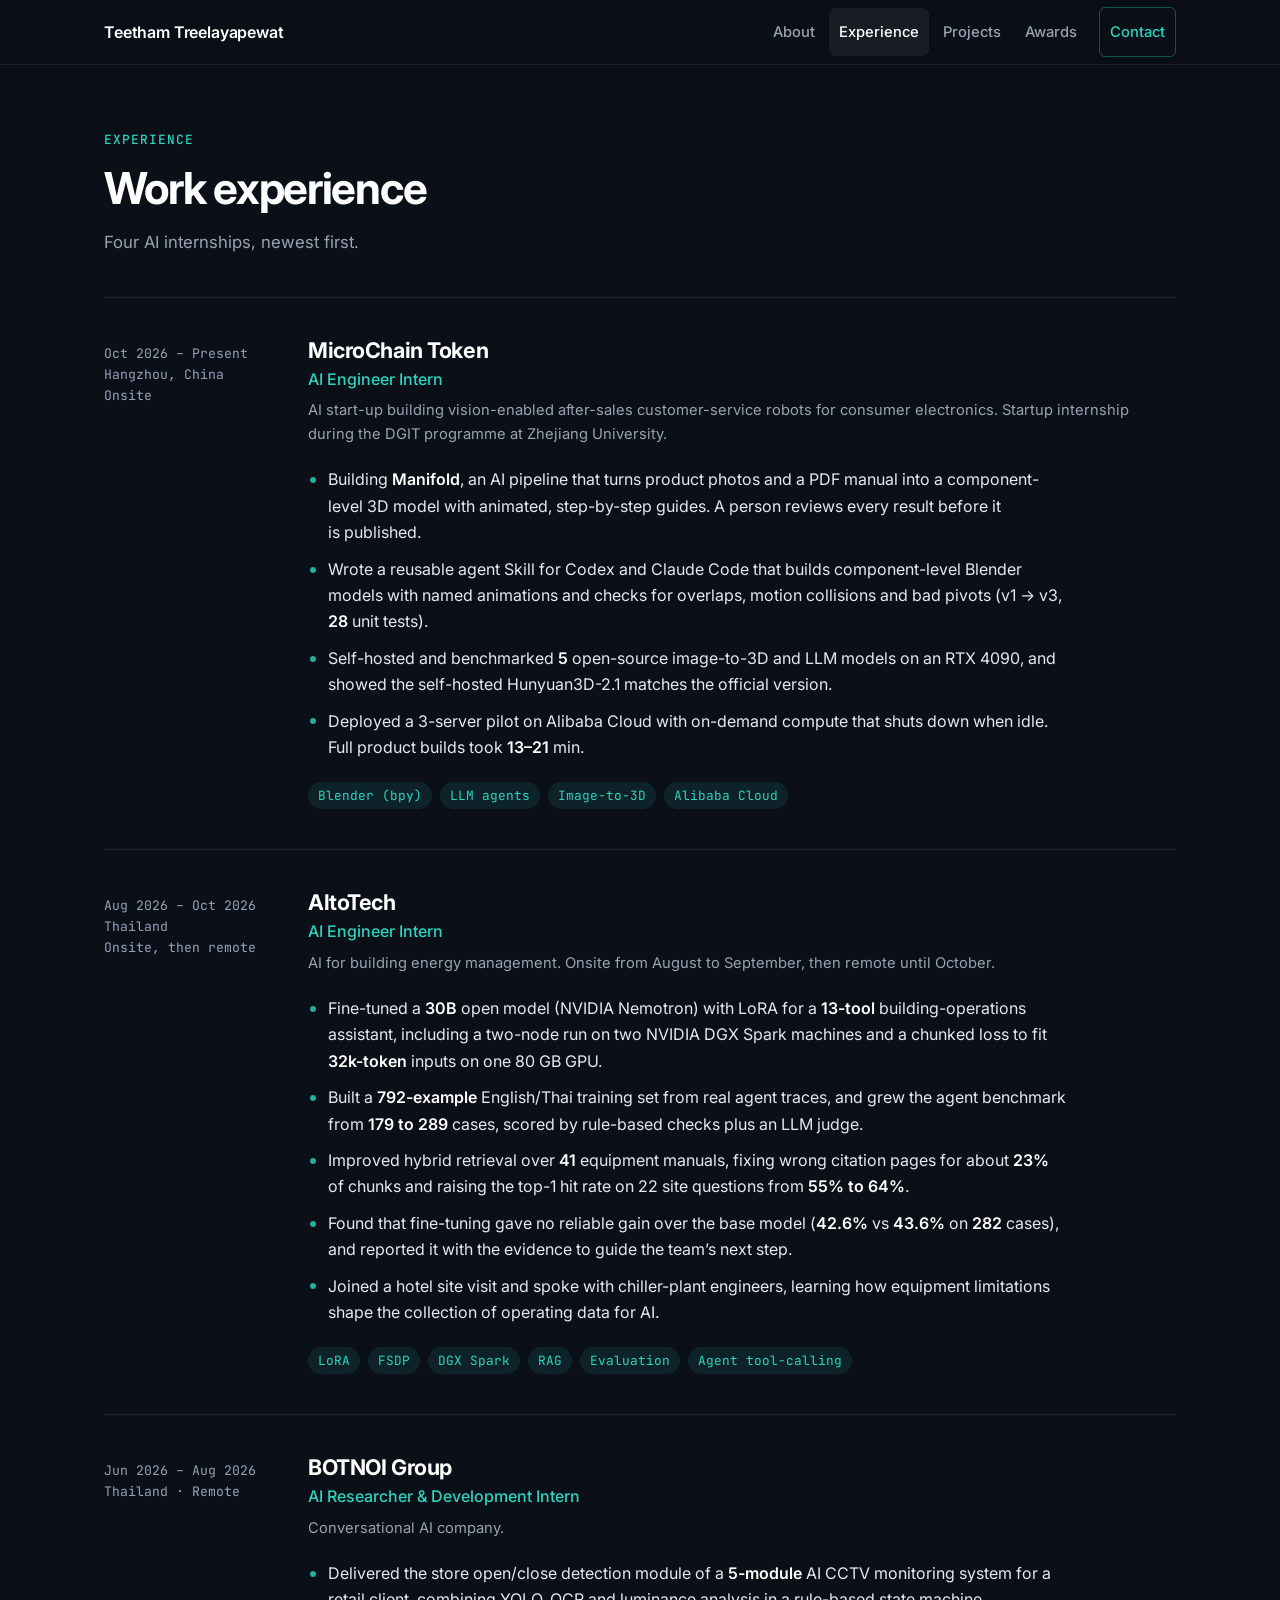
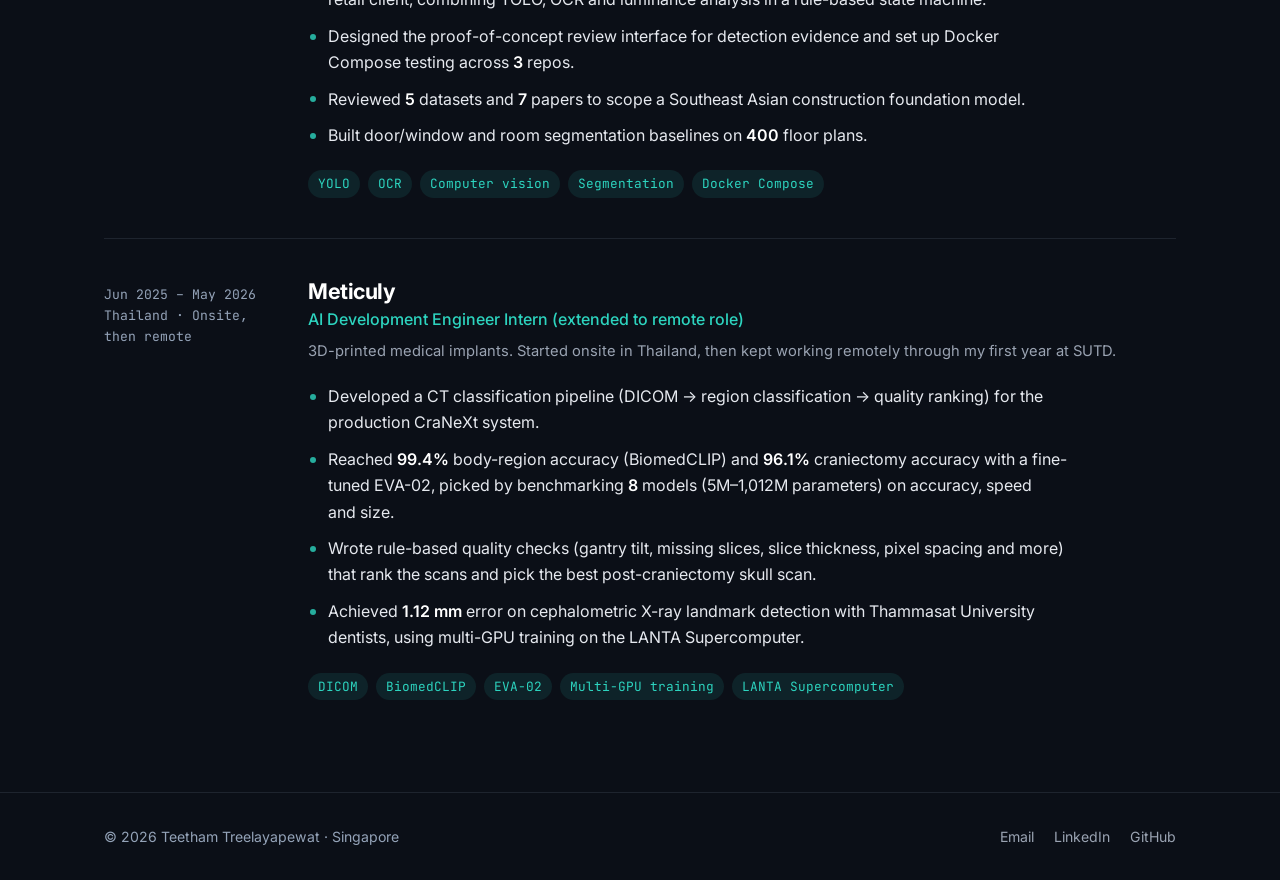
<file: experience.html>
<!DOCTYPE html>
<html lang="en">
<head>
  <meta charset="UTF-8" />
  <meta name="viewport" content="width=device-width, initial-scale=1.0" />
  <title>Experience — Teetham Treelayapewat</title>
  <meta name="description" content="Work experience of Teetham Treelayapewat: AI Engineer Intern at MicroChain Token (3D guides), AltoTech (LLMs, RAG and site data collection), BOTNOI Group (computer vision), and Meticuly (medical imaging)." />
  <meta name="author" content="Teetham Treelayapewat" />
  <meta name="theme-color" content="#0b0f17" />

  <link rel="preconnect" href="https://fonts.googleapis.com" />
  <link rel="preconnect" href="https://fonts.gstatic.com" crossorigin />
  <link rel="stylesheet" href="https://fonts.googleapis.com/css2?family=Inter:wght@400;500;600;700&amp;family=JetBrains+Mono:wght@400;500&amp;display=swap" />
  <link rel="stylesheet" href="assets/css/style.css?v=20261112" />
  <script>document.documentElement.classList.add('js');</script>
</head>
<body>

  <a class="skip-link" href="#main">Skip to content</a>

  <header class="navbar">
    <nav class="nav-container" aria-label="Main">
      <a href="index.html" class="nav-logo">Teetham Treelayapewat</a>
      <button class="nav-toggle" id="nav-toggle" type="button"
              aria-label="Menu" aria-expanded="false" aria-controls="nav-links">
        <span></span><span></span><span></span>
      </button>
      <ul class="nav-links" id="nav-links">
        <li><a href="about.html">About</a></li>
        <li><a href="experience.html" aria-current="page">Experience</a></li>
        <li><a href="projects.html">Projects</a></li>
        <li><a href="awards.html">Awards</a></li>
        <li><a href="contact.html" class="nav-cta">Contact</a></li>
      </ul>
    </nav>
  </header>

  <main id="main">

    <div class="container">
      <header class="page-header">
        <p class="eyebrow">Experience</p>
        <h1 class="page-title">Work experience</h1>
        <p class="page-intro">Four AI internships, newest first.</p>
      </header>

      <div class="section" style="padding-top:0;">
      <article class="role fade-in">
        <p class="role-when"><span>Oct 2026 &ndash; Present</span><span>Hangzhou, China</span><span>Onsite</span></p>
        <div>
          <h2 class="role-company">MicroChain Token</h2>
          <p class="role-title">AI Engineer Intern <!-- TODO: confirm official title --></p>
          <p class="role-about">AI start-up building vision-enabled after-sales customer-service robots for consumer electronics. Startup internship during the DGIT programme at Zhejiang University.</p>
          <ul class="bullets">
            <li>Building <strong>Manifold</strong>, an AI pipeline that turns product photos and a PDF manual into a component-level 3D model with animated, step-by-step guides. A person reviews every result before it is published.</li>
            <li>Wrote a reusable agent Skill for Codex and Claude Code that builds component-level Blender models with named animations and checks for overlaps, motion collisions and bad pivots (v1 &rarr; v3, <strong>28</strong> unit tests).</li>
            <li>Self-hosted and benchmarked <strong>5</strong> open-source image-to-3D and LLM models on an RTX 4090, and showed the self-hosted Hunyuan3D-2.1 matches the official version.</li>
            <li>Deployed a 3-server pilot on Alibaba Cloud with on-demand compute that shuts down when idle. Full product builds took <strong>13&ndash;21</strong> min.</li>
          </ul>
          <ul class="tags" aria-label="Tools and methods">
            <li class="tag">Blender (bpy)</li>
            <li class="tag">LLM agents</li>
            <li class="tag">Image-to-3D</li>
            <li class="tag">Alibaba Cloud</li>
          </ul>
        </div>
      </article>
      <article class="role fade-in">
        <p class="role-when"><span>Aug 2026 &ndash; Oct 2026</span><span>Thailand</span><span>Onsite, then&nbsp;remote</span></p>
        <div>
          <h2 class="role-company">AltoTech</h2>
          <p class="role-title">AI Engineer Intern</p>
          <p class="role-about">AI for building energy management. Onsite from August to September, then remote until October.</p>
          <ul class="bullets">
            <li>Fine-tuned a <strong>30B</strong> open model (NVIDIA Nemotron) with LoRA for a <strong>13-tool</strong> building-operations assistant, including a two-node run on two NVIDIA DGX Spark machines and a chunked loss to fit <strong>32k-token</strong> inputs on one 80 GB GPU.</li>
            <li>Built a <strong>792-example</strong> English/Thai training set from real agent traces, and grew the agent benchmark from <strong>179 to 289</strong> cases, scored by rule-based checks plus an LLM judge.</li>
            <li>Improved hybrid retrieval over <strong>41</strong> equipment manuals, fixing wrong citation pages for about <strong>23%</strong> of chunks and raising the top-1 hit rate on 22 site questions from <strong>55% to 64%</strong>.</li>
            <li>Found that fine-tuning gave no reliable gain over the base model (<strong>42.6%</strong> vs <strong>43.6%</strong> on <strong>282</strong> cases), and reported it with the evidence to guide the team&rsquo;s next step.</li>
            <li id="altotech-site-visit">Joined a hotel site visit and spoke with chiller-plant engineers, learning how equipment limitations shape the collection of operating data for AI.</li>
          </ul>
          <ul class="tags" aria-label="Tools and methods">
            <li class="tag">LoRA</li>
            <li class="tag">FSDP</li>
            <li class="tag">DGX Spark</li>
            <li class="tag">RAG</li>
            <li class="tag">Evaluation</li>
            <li class="tag">Agent tool-calling</li>
          </ul>
        </div>
      </article>
      <article class="role fade-in">
        <p class="role-when"><span>Jun 2026 &ndash; Aug 2026</span><span>Thailand &middot; Remote</span></p>
        <div>
          <h2 class="role-company">BOTNOI Group</h2>
          <p class="role-title">AI Researcher &amp; Development Intern</p>
          <p class="role-about">Conversational AI company.</p>
          <ul class="bullets">
            <li>Delivered the store open/close detection module of a <strong>5-module</strong> AI CCTV monitoring system for a retail client, combining YOLO, OCR and luminance analysis in a rule-based state machine.</li>
            <li>Designed the proof-of-concept review interface for detection evidence and set up Docker Compose testing across <strong>3</strong> repos.</li>
            <li>Reviewed <strong>5</strong> datasets and <strong>7</strong> papers to scope a Southeast Asian construction foundation model.</li>
            <li>Built door/window and room segmentation baselines on <strong>400</strong> floor plans.</li>
          </ul>
          <ul class="tags" aria-label="Tools and methods">
            <li class="tag">YOLO</li>
            <li class="tag">OCR</li>
            <li class="tag">Computer vision</li>
            <li class="tag">Segmentation</li>
            <li class="tag">Docker Compose</li>
          </ul>
        </div>
      </article>
      <article class="role fade-in">
        <p class="role-when"><span>Jun 2025 &ndash; May 2026</span><span>Thailand &middot; Onsite, then remote</span></p>
        <div>
          <h2 class="role-company">Meticuly</h2>
          <p class="role-title">AI Development Engineer Intern (extended to remote role)</p>
          <p class="role-about">3D-printed medical implants. Started onsite in Thailand, then kept working remotely through my first year at SUTD.</p>
          <ul class="bullets">
            <li>Developed a CT classification pipeline (DICOM &rarr; region classification &rarr; quality ranking) for the production CraNeXt system.</li>
            <li>Reached <strong>99.4%</strong> body-region accuracy (BiomedCLIP) and <strong>96.1%</strong> craniectomy accuracy with a fine-tuned EVA-02, picked by benchmarking <strong>8</strong> models (5M&ndash;1,012M parameters) on accuracy, speed and size.</li>
            <li>Wrote rule-based quality checks (gantry tilt, missing slices, slice thickness, pixel spacing and more) that rank the scans and pick the best post-craniectomy skull scan.</li>
            <li>Achieved <strong>1.12 mm</strong> error on cephalometric X-ray landmark detection with Thammasat University dentists, using multi-GPU training on the LANTA Supercomputer.</li>
          </ul>
          <ul class="tags" aria-label="Tools and methods">
            <li class="tag">DICOM</li>
            <li class="tag">BiomedCLIP</li>
            <li class="tag">EVA-02</li>
            <li class="tag">Multi-GPU training</li>
            <li class="tag">LANTA Supercomputer</li>
          </ul>
        </div>
      </article>
      </div>
    </div>

  </main>

  <footer class="footer">
    <div class="container footer-inner">
      <p class="footer-copy">&copy; 2026 Teetham Treelayapewat &middot; Singapore</p>
      <ul class="footer-links">
        <li><a href="mailto:teetham.contact@gmail.com">Email</a></li>
        <li><a href="https://www.linkedin.com/in/teetham" target="_blank" rel="noopener noreferrer">LinkedIn</a></li>
        <li><a href="https://github.com/teetham-t" target="_blank" rel="noopener noreferrer">GitHub</a></li>
      </ul>
    </div>
  </footer>

  <script src="assets/js/main.js"></script>
</body>
</html>
</file>
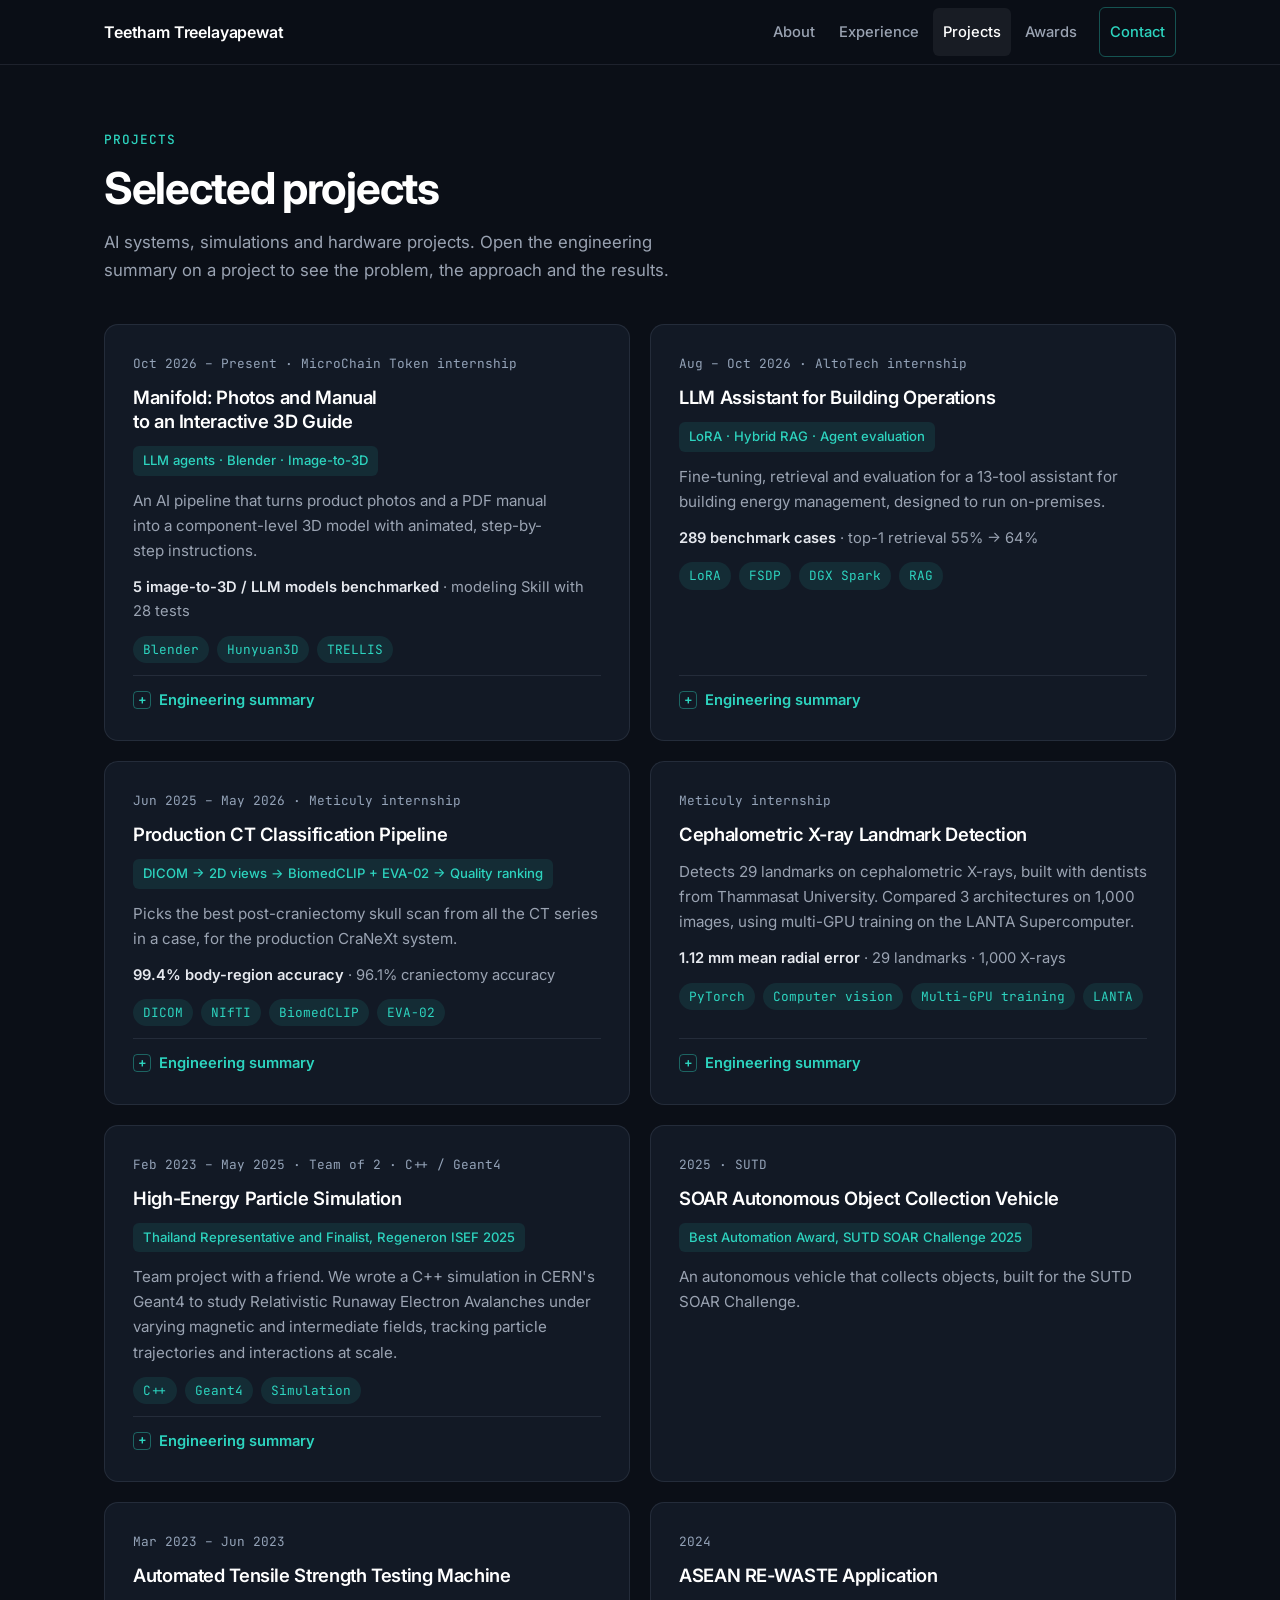
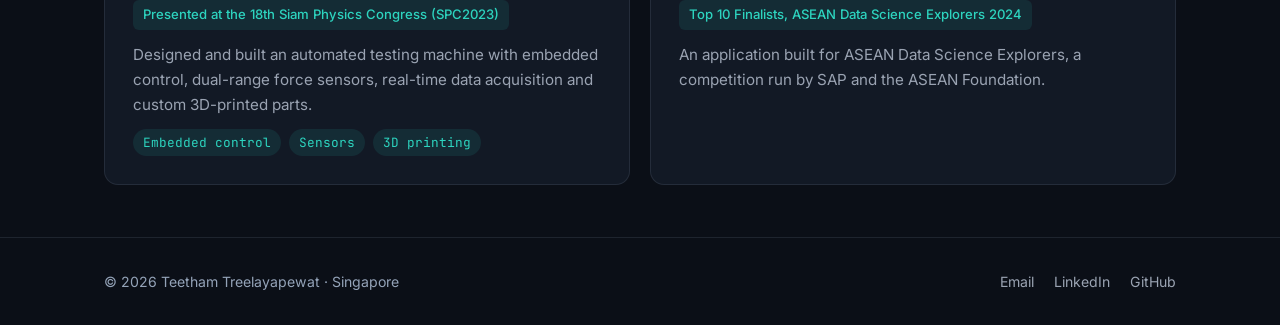
<file: projects.html>
<!DOCTYPE html>
<html lang="en">
<head>
  <meta charset="UTF-8" />
  <meta name="viewport" content="width=device-width, initial-scale=1.0" />
  <title>Projects — Teetham Treelayapewat</title>
  <meta name="description" content="Projects by Teetham Treelayapewat: X-ray landmark detection, a Geant4 particle simulation (Regeneron ISEF 2025), an autonomous vehicle, and an automated tensile testing machine." />
  <meta name="author" content="Teetham Treelayapewat" />
  <meta name="theme-color" content="#0b0f17" />

  <link rel="preconnect" href="https://fonts.googleapis.com" />
  <link rel="preconnect" href="https://fonts.gstatic.com" crossorigin />
  <link rel="stylesheet" href="https://fonts.googleapis.com/css2?family=Inter:wght@400;500;600;700&amp;family=JetBrains+Mono:wght@400;500&amp;display=swap" />
  <link rel="stylesheet" href="assets/css/style.css" />
  <script>document.documentElement.classList.add('js');</script>
</head>
<body>

  <a class="skip-link" href="#main">Skip to content</a>

  <header class="navbar">
    <nav class="nav-container" aria-label="Main">
      <a href="index.html" class="nav-logo">Teetham Treelayapewat</a>
      <button class="nav-toggle" id="nav-toggle" type="button"
              aria-label="Menu" aria-expanded="false" aria-controls="nav-links">
        <span></span><span></span><span></span>
      </button>
      <ul class="nav-links" id="nav-links">
        <li><a href="about.html">About</a></li>
        <li><a href="experience.html">Experience</a></li>
        <li><a href="projects.html" aria-current="page">Projects</a></li>
        <li><a href="awards.html">Awards</a></li>
        <li><a href="contact.html" class="nav-cta">Contact</a></li>
      </ul>
    </nav>
  </header>

  <main id="main">

    <div class="container">
      <header class="page-header">
        <p class="eyebrow">Projects</p>
        <h1 class="page-title">Selected projects</h1>
        <p class="page-intro">AI systems, simulations and hardware projects. Open the engineering summary on a project to see the problem, the approach and the results.</p>
      </header>

      <div class="section" style="padding-top:0;">
        <div class="projects-grid"><article class="project-card" id="manifold"><p class="project-meta">Oct 2026 – Present · MicroChain Token internship</p><h2 class="project-title">Manifold: Photos and Manual to an Interactive 3D Guide</h2><p class="project-note">LLM agents · Blender · Image-to-3D</p><p class="project-desc">An AI pipeline that turns product photos and a PDF manual into a component-level 3D model with animated, step-by-step instructions.</p><p class="project-result">5 image-to-3D / LLM models benchmarked <span>· modeling Skill with 28 tests</span></p><ul class="tags" aria-label="Tools and methods"><li class="tag">Blender</li><li class="tag">Hunyuan3D</li><li class="tag">TRELLIS</li></ul><details class="case-details"><summary>Engineering summary</summary><h3 class="case-label">Problem</h3><p class="project-desc">After-sales support needs to show people exactly which part to move and how. Building an accurate, animated 3D model of each product by hand is slow.</p><h3 class="case-label">What I built</h3><p class="project-desc">A build → check → review → repair loop around an LLM builder (Codex or Claude Code), with deterministic geometry and motion checks, a separate read-only reviewer and human approval before publishing. I packaged the modeling know-how as a reusable agent Skill for Blender (v1 → v3), compared 5 self-hosted image-to-3D and LLM models on an RTX 4090, and ran the pipeline on a 3-server Alibaba Cloud pilot.</p><h3 class="case-label">Results so far</h3><p class="project-desc">Real products (a pet feeder, a guitar, an office chair) built end to end in the cloud in 13–21 min. The v3 Skill passes 28 unit tests and catches every planted defect. Boxy products work well; curved products such as ergonomic chairs are still hard, and no result has yet been accepted for publication.</p><h3 class="case-label">Next</h3><p class="project-desc">Make the modeling Skill the main deliverable (fewer z-fighting and curved-surface artifacts, better materials, built-in power and door animations), document the pipeline, and explore higher-fidelity modeling for curved products.</p><a class="section-link" href="experience.html">Related internship experience →</a></details></article><article class="project-card" id="altotech"><p class="project-meta">Aug – Oct 2026 · AltoTech internship</p><h2 class="project-title">LLM Assistant for Building Operations</h2><p class="project-note">LoRA · Hybrid RAG · Agent evaluation</p><p class="project-desc">Fine-tuning, retrieval and evaluation for a 13-tool assistant for building energy management, designed to run on-premises.</p><p class="project-result">289 benchmark cases <span>· top-1 retrieval 55% → 64%</span></p><ul class="tags" aria-label="Tools and methods"><li class="tag">LoRA</li><li class="tag">FSDP</li><li class="tag">DGX Spark</li><li class="tag">RAG</li></ul><details class="case-details"><summary>Engineering summary</summary><h3 class="case-label">Problem</h3><p class="project-desc">A general chat model cannot reliably use the product’s 13 tools or answer from the site’s own equipment manuals.</p><h3 class="case-label">What I built</h3><p class="project-desc">A 792-example English/Thai training set; LoRA fine-tuning of a 30B model, finishing with a two-node run on two NVIDIA DGX Spark machines; hybrid retrieval over 41 manuals with correct citation pages; and a 289-case benchmark to measure all of it.</p><h3 class="case-label">What I learned</h3><p class="project-desc">Measuring a change carefully matters as much as making it. My benchmark showed the fine-tuning had not yet beaten the base model (42.6% vs 43.6% on 282 cases), which set the team&rsquo;s next step.</p><a class="section-link" href="experience.html">Related internship experience →</a></details></article>
<article class="project-card" id="meticuly"><p class="project-meta">Jun 2025 – May 2026 · Meticuly internship</p><h2 class="project-title">Production CT Classification Pipeline</h2><p class="project-note">DICOM → 2D views → BiomedCLIP + EVA-02 → Quality ranking</p><p class="project-desc">Picks the best post-craniectomy skull scan from all the CT series in a case, for the production CraNeXt system.</p><p class="project-result">99.4% body-region accuracy <span>· 96.1% craniectomy accuracy</span></p><ul class="tags" aria-label="Tools and methods"><li class="tag">DICOM</li><li class="tag">NIfTI</li><li class="tag">BiomedCLIP</li><li class="tag">EVA-02</li></ul><details class="case-details"><summary>Engineering summary</summary><h3 class="case-label">Problem</h3><p class="project-desc">Each case has many CT series: different planes, slice thicknesses, and bone or soft-tissue windows. The first version ranked them only with rules on DICOM metadata and folder names (gantry tilt, missing slices, slice thickness, bone window, pixel spacing, plane). Metadata cannot show what is in the image, so the top pick could be a skull scan without the craniectomy.</p><h3 class="case-label">What I built</h3><p class="project-desc">Converted DICOM to NIfTI and made axial, coronal and sagittal 2D views. BiomedCLIP labels the body region (skull/brain, skull and neck, neck, chest, abdomen). For skull scans, a fine-tuned EVA-02 classifies pre- or post-craniectomy, and the ranking now prefers post-craniectomy scans. The output is a ranked JSON file.</p><h3 class="case-label">Model choice</h3><p class="project-desc">Benchmarked 8 models (5M–1,012M parameters) on accuracy, speed and size, and chose the smallest, EVA-02 Tiny.</p><h3 class="case-label">Results</h3><p class="project-desc">99.4% body-region accuracy (321 of 323 predictions) and 96.1% craniectomy accuracy (99 of 103).</p><a class="section-link" href="experience.html">Related internship experience →</a></details></article>
        <article class="project-card fade-in">
          <p class="project-meta">Meticuly internship</p>
          <h2 class="project-title">Cephalometric X-ray Landmark Detection</h2>
          <p class="project-desc">Detects 29 landmarks on cephalometric X-rays, built with dentists from Thammasat University. Compared 3 architectures on 1,000 images, using multi-GPU training on the LANTA Supercomputer.</p>
          <p class="project-result">1.12 mm mean radial error <span>&middot; 29 landmarks &middot; 1,000 X-rays</span></p>
          <ul class="tags" aria-label="Tools and methods">
            <li class="tag">PyTorch</li>
            <li class="tag">Computer vision</li>
            <li class="tag">Multi-GPU training</li>
            <li class="tag">LANTA</li>
          </ul>
          <details class="case-details"><summary>Engineering summary</summary>
            <h3 class="case-label">Problem</h3>
            <p class="project-desc">Orthodontists mark landmarks on side-view skull X-rays (cephalograms) by hand to plan treatment. It is slow and differs between people. An error under 2 mm is the usual clinical target.</p>
            <h3 class="case-label">What I built</h3>
            <p class="project-desc">Compared YOLOv11-pose, a hybrid Transformer-CNN (HTC) and NFDP (heatmaps with a learned prior), first on ISBI 2015 (400 images, 19 landmarks), then on the Aariz dataset (1,000 images from 7 X-ray machines, 29 landmarks). NFDP worked best, so I kept improving it: a spline-based version, different backbones (Swin, UMamba, SegResNet, MONAI Swin-UNETR) and contrast preprocessing (CLAHE).</p>
            <h3 class="case-label">Results</h3>
            <p class="project-desc">On Aariz, NFDP reached 1.14 mm with 86% of points within 2 mm (YOLO 1.88 mm, HTC 1.28 mm). Error analysis showed that one X-ray machine and a few landmarks caused most of the error; two expert annotators differed by about 0.49 mm on the same images. Later runs on the other six machines reached 1.04&ndash;1.12 mm.</p>
            <h3 class="case-label">What I learned</h3>
            <p class="project-desc">Benchmark scores do not carry over directly. On 20 in-house images with different landmark definitions, error was 2.54 mm (2.27 mm with CLAHE), so error analysis per landmark and per machine mattered more than one average number.</p>
            <a class="section-link" href="experience.html">Related internship experience &rarr;</a>
          </details>
        </article>
        <article class="project-card fade-in">
          <p class="project-meta">Feb 2023 &ndash; May 2025 &middot; Team of 2 &middot; C++ / Geant4</p>
          <h2 class="project-title">High-Energy Particle Simulation</h2>
          <p class="project-note">Thailand Representative and Finalist, Regeneron ISEF 2025</p>
          <p class="project-desc">Team project with a friend. We wrote a C++ simulation in CERN's Geant4 to study Relativistic Runaway Electron Avalanches under varying magnetic and intermediate fields, tracking particle trajectories and interactions at scale.</p>
          <ul class="tags" aria-label="Tools and methods">
            <li class="tag">C++</li>
            <li class="tag">Geant4</li>
            <li class="tag">Simulation</li>
          </ul>
          <details class="case-details"><summary>Engineering summary</summary>
            <h3 class="case-label">Question</h3>
            <p class="project-desc">Terrestrial gamma-ray flashes are bursts of gamma rays from thunderclouds, caused by runaway electrons that multiply in the cloud&rsquo;s electric field (RREA). Earlier simulations assumed dry air. We asked how the cloud&rsquo;s water content and the direction of Earth&rsquo;s magnetic field change this process.</p>
            <h3 class="case-label">What we built</h3>
            <p class="project-desc">A Geant4 simulation in C++: a 10 km column of cloud with a downward electric field of 1,000&ndash;2,000 kV/m and a 1 MeV seed electron. We tested two cloud models (0&ndash;0.4% water mixed into air, and lower-density dry air for the cumulus and mature stages) and magnetic fields of 0&ndash;3,000 &micro;T, parallel or perpendicular to the electric field. Python analysis fitted the growth length &lambda; from electron counts at each height and measured photon energies.</p>
            <h3 class="case-label">Findings</h3>
            <p class="project-desc">Adding water to the air barely changed &lambda;, but the lower-density mature-stage cloud lowered &lambda; and the maximum photon energy (for example 39.0 to 32.0 MeV at 1,400 kV/m), which points to easier electrical breakdown. The magnetic field barely changed &lambda;, but tilted the photon shower during the first ~500 ns.</p>
          </details>
        </article>
        <article class="project-card fade-in">
          <p class="project-meta">2025 &middot; SUTD</p>
          <h2 class="project-title">SOAR Autonomous Object Collection Vehicle</h2>
          <p class="project-note">Best Automation Award, SUTD SOAR Challenge 2025</p>
          <p class="project-desc">An autonomous vehicle that collects objects, built for the SUTD SOAR Challenge.</p>
        </article>
        <article class="project-card fade-in">
          <p class="project-meta">Mar 2023 &ndash; Jun 2023</p>
          <h2 class="project-title">Automated Tensile Strength Testing Machine</h2>
          <p class="project-note">Presented at the 18th Siam Physics Congress (SPC2023)</p>
          <p class="project-desc">Designed and built an automated testing machine with embedded control, dual-range force sensors, real-time data acquisition and custom 3D-printed parts.</p>
          <ul class="tags" aria-label="Tools and methods">
            <li class="tag">Embedded control</li>
            <li class="tag">Sensors</li>
            <li class="tag">3D printing</li>
          </ul>
        </article>
        <article class="project-card fade-in">
          <p class="project-meta">2024</p>
          <h2 class="project-title">ASEAN RE-WASTE Application</h2>
          <p class="project-note">Top 10 Finalists, ASEAN Data Science Explorers 2024</p>
          <p class="project-desc">An application built for ASEAN Data Science Explorers, a competition run by SAP and the ASEAN Foundation.</p>
        </article>
        </div>
      </div>
    </div>

  </main>

  <footer class="footer">
    <div class="container footer-inner">
      <p class="footer-copy">&copy; 2026 Teetham Treelayapewat &middot; Singapore</p>
      <ul class="footer-links">
        <li><a href="mailto:teetham.contact@gmail.com">Email</a></li>
        <li><a href="https://www.linkedin.com/in/teetham" target="_blank" rel="noopener noreferrer">LinkedIn</a></li>
        <li><a href="https://github.com/teetham-t" target="_blank" rel="noopener noreferrer">GitHub</a></li>
      </ul>
    </div>
  </footer>

  <script src="assets/js/main.js"></script>
</body>
</html>
</file>
<file: assets/css/style.css>
/* ============================================================
   PORTFOLIO — Teetham Treelayapewat
   style.css — single stylesheet for all pages
   Fonts are loaded with <link> tags in each page's <head>.
   ============================================================ */

/* ── 1. DESIGN TOKENS ───────────────────────────────────────── */
:root {
  --bg:           #0b0f17;
  --surface:      #121925;
  --surface2:     #161d2a;
  --border:       rgba(148, 163, 184, 0.14);
  --border-hover: rgba(148, 163, 184, 0.30);
  --accent:       #2dd4bf;
  --accent-soft:  rgba(45, 212, 191, 0.10);
  --text:         #e6e9ef;
  --text-muted:   #9aa3b2;
  --text-faint:   #6b7586;

  --font-body:    'Inter', system-ui, -apple-system, 'Segoe UI', sans-serif;
  --font-mono:    'JetBrains Mono', ui-monospace, 'SF Mono', Menlo, monospace;

  --nav-height:   64px;
  --max-width:    1080px;
  --read-width:   760px;
  --radius:       14px;
  --radius-sm:    8px;
  --t:            0.2s ease;
}

/* ── 2. RESET & BASE ────────────────────────────────────────── */
*, *::before, *::after {
  box-sizing: border-box;
  margin: 0;
  padding: 0;
}

html {
  font-size: 16px;
  scroll-behavior: smooth;
  -webkit-text-size-adjust: 100%;
}

body {
  background: var(--bg);
  color: var(--text);
  font-family: var(--font-body);
  line-height: 1.65;
  -webkit-font-smoothing: antialiased;
  overflow-x: hidden;
  /* Keep the footer at the bottom on short pages */
  min-height: 100vh;
  display: flex;
  flex-direction: column;
}

main { flex: 1; }

a {
  color: var(--accent);
  text-decoration: none;
  transition: color var(--t);
}

a:hover { color: #fff; }

a:focus-visible,
button:focus-visible {
  outline: 2px solid var(--accent);
  outline-offset: 3px;
  border-radius: 4px;
}

img { max-width: 100%; display: block; }

ul { list-style: none; }

h1, h2, h3, h4 {
  color: #fff;
  line-height: 1.2;
  letter-spacing: -0.02em;
  font-weight: 600;
}

strong { color: #fff; font-weight: 600; }

/* Avoid a lone word on the last line of headings and paragraphs */
h1, h2, h3, h4 { text-wrap: balance; }
p, li, dd { text-wrap: pretty; }

.sr-only {
  position: absolute;
  width: 1px;
  height: 1px;
  overflow: hidden;
  clip: rect(0 0 0 0);
  white-space: nowrap;
}

.skip-link {
  position: absolute;
  left: 16px;
  top: -48px;
  z-index: 1100;
  background: var(--accent);
  color: var(--bg);
  padding: 8px 14px;
  border-radius: var(--radius-sm);
  font-weight: 600;
}

.skip-link:focus { top: 12px; color: var(--bg); }

/* ── 3. LAYOUT HELPERS ──────────────────────────────────────── */
.container {
  max-width: var(--max-width);
  margin: 0 auto;
  padding: 0 24px;
}

.section { padding: 72px 0; }

.section + .section { border-top: 1px solid var(--border); }

/* Small mono label above headings */
.eyebrow {
  font-family: var(--font-mono);
  font-size: 0.78rem;
  font-weight: 500;
  color: var(--accent);
  letter-spacing: 0.08em;
  text-transform: uppercase;
  margin-bottom: 12px;
}

.section-head {
  display: flex;
  align-items: baseline;
  justify-content: space-between;
  gap: 16px;
  margin-bottom: 32px;
  flex-wrap: wrap;
}

.section-title {
  font-size: clamp(1.4rem, 2.6vw, 1.75rem);
}

.section-link {
  font-size: 0.92rem;
  font-weight: 500;
  white-space: nowrap;
}

/* Page header (inner pages) */
.page-header {
  padding: 64px 0 40px;
}

.page-title {
  font-size: clamp(2rem, 4.5vw, 2.75rem);
  font-weight: 700;
  letter-spacing: -0.03em;
}

.page-intro {
  margin-top: 14px;
  max-width: 720px;
  text-wrap: balance;
  font-size: 1.05rem;
  color: var(--text-muted);
}

/* Tag pill */
.tags {
  display: flex;
  flex-wrap: wrap;
  gap: 8px;
}

.tag {
  display: inline-block;
  padding: 3px 10px;
  background: var(--accent-soft);
  color: var(--accent);
  font-family: var(--font-mono);
  font-size: 0.74rem;
  border-radius: 999px;
  white-space: nowrap;
}

/* Buttons */
.btn {
  display: inline-flex;
  align-items: center;
  gap: 8px;
  padding: 11px 20px;
  border-radius: var(--radius-sm);
  font-weight: 600;
  font-size: 0.95rem;
  line-height: 1.2;
  border: 1px solid transparent;
  transition: background var(--t), color var(--t), border-color var(--t);
}

.btn svg { width: 16px; height: 16px; flex-shrink: 0; }

.btn-primary {
  background: var(--accent);
  color: #06201c;
}

.btn-primary:hover { background: #5eead4; color: #06201c; }

.btn-ghost {
  color: var(--text);
  border-color: var(--border-hover);
}

.btn-ghost:hover {
  color: #fff;
  border-color: var(--text-muted);
  background: rgba(255, 255, 255, 0.03);
}

/* Fade-in on scroll — only hides content once JS has run */
.js .fade-in {
  opacity: 0;
  transform: translateY(16px);
  transition: opacity 0.5s ease, transform 0.5s ease;
}

.js .fade-in.visible {
  opacity: 1;
  transform: none;
}

/* Bulleted list used by experience and projects */
.bullets {
  display: flex;
  flex-direction: column;
  gap: 10px;
}

.bullets li {
  position: relative;
  padding-left: 20px;
  color: var(--text);
}

.bullets li::before {
  content: '';
  position: absolute;
  left: 2px;
  top: 0.68em;
  width: 6px;
  height: 6px;
  border-radius: 50%;
  background: var(--accent);
  opacity: 0.8;
}

/* ── 4. NAVBAR ───────────────────────────────────────────────── */
.navbar {
  position: sticky;
  top: 0;
  z-index: 1000;
  background: rgba(11, 15, 23, 0.85);
  backdrop-filter: blur(12px);
  -webkit-backdrop-filter: blur(12px);
  border-bottom: 1px solid var(--border);
}

.nav-container {
  max-width: var(--max-width);
  margin: 0 auto;
  padding: 0 24px;
  min-height: var(--nav-height);
  display: flex;
  align-items: center;
  justify-content: space-between;
  gap: 16px;
}

.nav-logo {
  font-weight: 600;
  font-size: 1rem;
  color: #fff;
  letter-spacing: -0.01em;
  white-space: nowrap;
}

.nav-logo:hover { color: var(--accent); }

.nav-links {
  display: flex;
  align-items: center;
  gap: 4px;
}

.nav-links a {
  display: block;
  font-size: 0.92rem;
  font-weight: 500;
  color: var(--text-muted);
  padding: 6px 12px;
  border-radius: 6px;
  transition: color var(--t), background var(--t);
}

.nav-links a:hover { color: #fff; }

.nav-links a[aria-current="page"] {
  color: #fff;
  background: rgba(255, 255, 255, 0.06);
}

.nav-links .nav-cta {
  margin-left: 8px;
  color: var(--accent);
  border: 1px solid rgba(45, 212, 191, 0.35);
}

.nav-links .nav-cta:hover,
.nav-links .nav-cta[aria-current="page"] {
  background: var(--accent-soft);
  color: var(--accent);
}

/* Hamburger (shown on small screens when JS runs) */
.nav-toggle {
  display: none;
  flex-direction: column;
  justify-content: center;
  gap: 5px;
  width: 40px;
  height: 40px;
  background: none;
  border: none;
  cursor: pointer;
  padding: 8px;
}

.nav-toggle span {
  display: block;
  height: 2px;
  background: var(--text);
  border-radius: 2px;
  transition: transform var(--t), opacity var(--t);
}

.nav-toggle.open span:nth-child(1) { transform: translateY(7px) rotate(45deg); }
.nav-toggle.open span:nth-child(2) { opacity: 0; }
.nav-toggle.open span:nth-child(3) { transform: translateY(-7px) rotate(-45deg); }

/* ── 5. HOME — HERO ──────────────────────────────────────────── */
.hero {
  position: relative;
  overflow: hidden;
  border-bottom: 1px solid var(--border);
}

#particles-canvas {
  position: absolute;
  inset: 0;
  width: 100%;
  height: 100%;
  pointer-events: none;
  opacity: 0.35;
}

.hero-inner {
  position: relative;
  z-index: 1;
  display: grid;
  grid-template-columns: minmax(0, 1.35fr) minmax(0, 1fr);
  align-items: center;
  gap: 56px;
  padding-top: 88px;
  padding-bottom: 88px;
}

.hero-name {
  font-size: clamp(2.4rem, 5.2vw, 3.6rem);
  font-weight: 700;
  letter-spacing: -0.035em;
  line-height: 1.05;
}

.hero-title {
  margin-top: 14px;
  font-size: clamp(1.1rem, 2vw, 1.3rem);
  font-weight: 500;
  color: var(--text);
}

.hero-bio {
  margin-top: 20px;
  max-width: 560px;
  font-size: 1.05rem;
  color: var(--text-muted);
}

.hero-actions {
  display: flex;
  flex-wrap: wrap;
  gap: 12px;
  margin-top: 32px;
}

.hero-meta {
  display: flex;
  flex-wrap: wrap;
  gap: 8px 22px;
  margin-top: 28px;
  font-size: 0.9rem;
  color: var(--text-muted);
}

.hero-meta li {
  display: flex;
  align-items: center;
  gap: 8px;
}

.hero-meta svg {
  width: 16px;
  height: 16px;
  flex-shrink: 0;
  fill: currentColor;
}

/* Location on its own row; email, LinkedIn and GitHub together below it */
.hero-meta li:first-child { flex-basis: 100%; }
.hero-meta a { color: var(--text-muted); }
.hero-meta a:hover { color: #fff; }

.hero-photo {
  justify-self: end;
  width: 100%;
  max-width: 380px;
  aspect-ratio: 1 / 1;
  border-radius: 24px;
  overflow: hidden;
  border: 1px solid var(--border);
  background:
    radial-gradient(120% 80% at 50% 100%, rgba(45, 212, 191, 0.16), transparent 60%),
    var(--surface2);
}

.hero-photo img {
  width: 100%;
  height: 100%;
  object-fit: cover;
}

/* ── 6. HOME — STATS, SUMMARY LISTS ─────────────────────────── */
.stats {
  display: grid;
  grid-template-columns: repeat(4, 1fr);
  border: 1px solid var(--border);
  border-radius: var(--radius);
  background: var(--surface);
  overflow: hidden;
}

.stat {
  padding: 26px 24px;
  border-left: 1px solid var(--border);
}

.stat:first-child { border-left: none; }

.stat-value {
  display: block;
  font-size: clamp(1.8rem, 3.2vw, 2.3rem);
  font-weight: 700;
  letter-spacing: -0.03em;
  color: #fff;
  line-height: 1.1;
}

.stat-value small {
  font-size: 0.55em;
  font-weight: 600;
  margin-left: 2px;
  color: var(--text-muted);
}

.stat-label {
  display: block;
  margin-top: 8px;
  font-size: 0.9rem;
  color: var(--text);
  line-height: 1.4;
}

.stat-sub {
  display: block;
  margin-top: 4px;
  font-size: 0.8rem;
  color: var(--text-faint);
}

/* Compact rows: experience summary, honors */
.row-list { border-top: 1px solid var(--border); }

.row {
  display: grid;
  grid-template-columns: 180px minmax(0, 1fr);
  align-items: baseline;
  gap: 24px;
  padding: 22px 0;
  border-bottom: 1px solid var(--border);
}

.row-date {
  font-family: var(--font-mono);
  font-size: 0.82rem;
  color: var(--text-faint);
}

.row-title {
  font-size: 1.05rem;
  font-weight: 600;
  color: #fff;
}

.row-title span {
  font-weight: 400;
  color: var(--text-muted);
}

.row-body {
  margin-top: 4px;
  font-size: 0.95rem;
  color: var(--text-muted);
}

/* ── 7. EXPERIENCE PAGE ─────────────────────────────────────── */
.role {
  display: grid;
  grid-template-columns: 180px minmax(0, 1fr);
  align-items: baseline;
  gap: 24px;
  padding: 40px 0;
  border-top: 1px solid var(--border);
}

.role-when {
  font-family: var(--font-mono);
  font-size: 0.82rem;
  color: var(--text-faint);
  line-height: 1.6;
}

.role-when span { display: block; }

.role-company {
  font-size: 1.35rem;
  font-weight: 700;
}

.role-title {
  margin-top: 2px;
  font-size: 1rem;
  font-weight: 500;
  color: var(--accent);
}

.role-about {
  margin-top: 6px;
  font-size: 0.92rem;
  color: var(--text-muted);
}

.role .bullets {
  margin-top: 20px;
  margin-bottom: 22px;
  max-width: var(--read-width);
}

/* ── 8. PROJECTS PAGE ───────────────────────────────────────── */
.projects-grid {
  display: grid;
  grid-template-columns: repeat(2, minmax(0, 1fr));
  gap: 20px;
}

.project-card {
  display: flex;
  flex-direction: column;
  gap: 12px;
  padding: 28px;
  background: var(--surface);
  border: 1px solid var(--border);
  border-radius: var(--radius);
  transition: border-color var(--t), transform var(--t);
}

.project-card:hover {
  border-color: var(--border-hover);
  transform: translateY(-2px);
}

.project-meta {
  font-family: var(--font-mono);
  font-size: 0.78rem;
  color: var(--text-faint);
}

.project-title {
  font-size: 1.15rem;
  font-weight: 600;
  line-height: 1.3;
}

.project-note {
  align-self: flex-start;
  font-size: 0.82rem;
  font-weight: 500;
  color: var(--accent);
  background: var(--accent-soft);
  padding: 4px 10px;
  border-radius: 6px;
}

.project-desc {
  font-size: 0.95rem;
  color: var(--text-muted);
  flex: 1;
}

/* Optional image banner at top of a project card */
.card-img {
  margin: -28px -28px 4px;
  border-radius: var(--radius) var(--radius) 0 0;
  overflow: hidden;
}

.card-img img {
  width: 100%;
  height: 200px;
  object-fit: cover;
}

/* ── 9. ABOUT PAGE ──────────────────────────────────────────── */
.about-grid {
  display: grid;
  grid-template-columns: minmax(0, 1.6fr) minmax(0, 1fr);
  gap: 56px;
  align-items: start;
}

.prose p {
  font-size: 1.05rem;
  color: var(--text);
  max-width: 680px;
}

.prose p + p { margin-top: 16px; }

.sub-title {
  font-size: 1.15rem;
  margin: 48px 0 18px;
}

.edu-item + .edu-item { margin-top: 22px; }

.edu-head {
  display: flex;
  justify-content: space-between;
  gap: 16px;
  flex-wrap: wrap;
}

.edu-school {
  font-size: 1.02rem;
  font-weight: 600;
  color: #fff;
}

.edu-date {
  font-family: var(--font-mono);
  font-size: 0.82rem;
  color: var(--text-faint);
  padding-top: 2px;
}

.edu-detail {
  margin-top: 2px;
  font-size: 0.95rem;
  color: var(--text-muted);
}

.skills {
  display: grid;
  grid-template-columns: 170px minmax(0, 1fr);
  gap: 12px 20px;
}

.skills dt {
  font-size: 0.92rem;
  font-weight: 600;
  color: #fff;
}

.skills dd {
  font-size: 0.95rem;
  color: var(--text-muted);
}

/* Side cards */
.side-card {
  padding: 24px;
  background: var(--surface);
  border: 1px solid var(--border);
  border-radius: var(--radius);
}

.side-card + .side-card { margin-top: 20px; }

.side-card h2 {
  font-family: var(--font-mono);
  font-size: 0.78rem;
  font-weight: 500;
  color: var(--accent);
  letter-spacing: 0.08em;
  text-transform: uppercase;
  margin-bottom: 14px;
}

.side-card .bullets { gap: 8px; }
.side-card .bullets li { font-size: 0.95rem; }

.side-card dl { display: grid; gap: 10px; }

.side-card dt {
  font-size: 0.8rem;
  color: var(--text-faint);
}

.side-card dd {
  font-size: 0.95rem;
  color: var(--text);
}

/* ── 10. CONTACT PAGE ───────────────────────────────────────── */
.contact-grid {
  display: grid;
  grid-template-columns: repeat(3, minmax(0, 1fr));
  gap: 16px;
}

.contact-link {
  display: flex;
  align-items: center;
  gap: 16px;
  padding: 20px 22px;
  background: var(--surface);
  border: 1px solid var(--border);
  border-radius: var(--radius);
  color: var(--text);
  transition: border-color var(--t), background var(--t);
}

.contact-link:hover {
  border-color: var(--border-hover);
  background: var(--surface2);
  color: var(--text);
}

.contact-link svg {
  width: 22px;
  height: 22px;
  flex-shrink: 0;
  fill: var(--accent);
}

.contact-link-name {
  display: block;
  font-weight: 600;
  color: #fff;
}

.contact-link-label {
  display: block;
  font-size: 0.88rem;
  color: var(--text-muted);
  overflow-wrap: anywhere;
}

/* ── 11. FOOTER ──────────────────────────────────────────────── */
.footer {
  border-top: 1px solid var(--border);
  padding: 32px 0;
}

.footer-inner {
  display: flex;
  align-items: center;
  justify-content: space-between;
  gap: 16px;
  flex-wrap: wrap;
}

.footer-copy {
  font-size: 0.88rem;
  color: var(--text-faint);
}

.footer-links {
  display: flex;
  gap: 20px;
  font-size: 0.88rem;
}

.footer-links a { color: var(--text-muted); }
.footer-links a:hover { color: #fff; }

/* ── 12. RESPONSIVE ──────────────────────────────────────────── */
@media (max-width: 900px) {
  .hero-inner {
    grid-template-columns: 1fr;
    gap: 40px;
    padding-top: 56px;
    padding-bottom: 64px;
  }

  .hero-photo {
    order: -1;
    justify-self: start;
    max-width: 200px;
    border-radius: 20px;
  }

  .stats { grid-template-columns: repeat(2, 1fr); }
  .stat:nth-child(3) { border-left: none; }
  .stat:nth-child(n + 3) { border-top: 1px solid var(--border); }

  .about-grid { grid-template-columns: 1fr; gap: 40px; }
}

@media (max-width: 760px) {
  /* Without JS the links simply wrap under the name */
  .nav-container { flex-wrap: wrap; padding-top: 8px; padding-bottom: 8px; }
  .nav-links { flex-wrap: wrap; }

  /* With JS: hamburger menu */
  .js .nav-container { flex-wrap: nowrap; padding-top: 0; padding-bottom: 0; }
  .js .nav-toggle { display: flex; }

  .js .nav-links {
    position: absolute;
    top: 100%;
    left: 0;
    right: 0;
    flex-direction: column;
    align-items: stretch;
    gap: 2px;
    padding: 12px 16px 16px;
    background: var(--bg);
    border-bottom: 1px solid var(--border);
    display: none;
  }

  .js .nav-links.open { display: flex; }
  .js .nav-links a { padding: 12px; font-size: 1rem; }
  .js .nav-links .nav-cta { margin: 8px 0 0; text-align: center; }

  .section { padding: 56px 0; }
  .page-header { padding: 48px 0 24px; }

  .row,
  .role {
    grid-template-columns: 1fr;
    gap: 6px;
  }

  .role { padding: 32px 0; }
  .role-when span { display: inline; }
  .role-when span + span::before { content: ' · '; }

  .projects-grid,
  .contact-grid { grid-template-columns: 1fr; }

  .project-card { padding: 22px; }
  .card-img { margin: -22px -22px 4px; }

  .skills { grid-template-columns: 1fr; gap: 2px; }
  .skills dd + dt { margin-top: 12px; }
}

@media (max-width: 420px) {
  .stats { grid-template-columns: 1fr; }
  .stat { border-left: none; }
  .stat + .stat { border-top: 1px solid var(--border); }
}

/* ── 13. REDUCED MOTION ──────────────────────────────────────── */
@media (prefers-reduced-motion: reduce) {
  html { scroll-behavior: auto; }

  *, *::before, *::after {
    transition-duration: 0.01ms !important;
    animation-duration: 0.01ms !important;
  }

  .js .fade-in { opacity: 1; transform: none; }
  .project-card:hover { transform: none; }
  #particles-canvas { display: none; }
}

/* Version 2: a calmer portfolio with visible engineering evidence. */
:root { --text-faint: #94a3b8; --max-width: 1120px; }
html { scroll-padding-top: 90px; }
.js .fade-in { opacity: 1; transform: none; transition: none; }
.nav-links a { padding: 12px 10px; }
.nav-toggle { width: 44px; height: 44px; }
.btn { min-height: 44px; }
.hero-inner { grid-template-columns: minmax(0, 1.7fr) minmax(0, 1fr); gap: 48px; padding-top: 64px; padding-bottom: 64px; }
.hero-name { font-size: clamp(2.15rem, 4.5vw, 3.25rem); }
.hero-photo { max-width: 290px; border-radius: 18px; }
.hero-title { color: var(--accent); }
.hero-focus { margin-top: 18px; font-size: .85rem; color: var(--text-muted); }
.hero-bio { font-size: 1rem; }
.hero-actions { margin-top: 24px; }
.hero-meta { margin-top: 24px; }
.section { padding: 52px 0; }
.featured-grid { display: grid; grid-template-columns: repeat(2, minmax(0, 1fr)); gap: 24px; }
.feature-card { overflow: hidden; border: 1px solid var(--border); border-radius: var(--radius); background: var(--surface); }
.pipeline { padding: 24px; display: flex; flex-direction: column; gap: 6px; align-items: center; background: linear-gradient(125deg, #102c2c, #121925); }
.pipeline span { padding: 7px 20px; border: 1px solid #40615f; border-radius: 6px; background: #142a2c; font-size: .85rem; color: #e6e9ef; }
.pipeline b { color: var(--accent); line-height: 1; }
/* Same diagram height in both cards so the text below lines up */
.featured-grid .pipeline { min-height: 288px; justify-content: center; }
.feature-content { padding: 28px; }
.feature-content h3 { font-size: 1.35rem; margin-bottom: 12px; }
.feature-content > p:not(.eyebrow) { color: var(--text-muted); font-size: .95rem; }
.feature-content .feature-result { color: var(--text); margin: 18px 0; font-weight: 600; }
.feature-result span { color: var(--text-muted); font-weight: 400; }
.case-label { font-size: .92rem; margin-top: 6px; }
.project-card:hover { transform: none; }
.project-meta, .tag, .eyebrow { font-size: .8rem; }
@media (max-width: 1000px) and (min-width: 761px) { .nav-logo { font-size: .85rem; } .nav-links a { font-size: .82rem; padding: 12px 7px; } }
@media (max-width: 900px) { .hero-inner { grid-template-columns: minmax(0,1fr) 200px; gap: 28px; } .hero-photo { order: 0; } }
@media (max-width: 760px) {
  .hero-inner { grid-template-columns: 1fr; padding-top: 32px; padding-bottom: 36px; gap: 24px; }
  .hero-photo { order: 0; max-width: 120px; justify-self: start; border-radius: 12px; }
  .hero-bio { margin-top: 14px; line-height: 1.6; }
  .hero-name { overflow-wrap: anywhere; }
  .hero-focus { font-size: .78rem; }
  .hero-meta { gap: 8px 16px; }
  .hero-meta li:nth-child(2) { flex-basis: 100%; }
  .featured-grid { grid-template-columns: 1fr; }
  .featured-grid .pipeline { min-height: 0; }
  .section { padding: 36px 0; }
  .feature-content { padding: 22px; }
  .row-date, .role-when { font-size: .86rem; }
}
@media print {
  :root { --text: #18212f; --text-muted: #384657; --text-faint: #485569; --accent: #086c60; --border: #cbd5e1; }
  body { background: white; color: #18212f; font-size: 10pt; }
  .navbar, .footer, .skip-link { display: none; }
  h1,h2,h3,h4,strong,.edu-school,.row-title { color: #18212f; }
  .container { max-width: none; padding: 0; }
  .page-header { padding: 0 0 24px; }
  .page-title { font-size: 26pt; }
  .role { padding: 18px 0; }
  .role .bullets { margin: 10px 0; }
  .role, .row, .edu-item { break-inside: avoid; }
  .tags { display: none; }
  .sub-title { margin-top: 24px; }
  a { color: #086c60; }
  @page { margin: 16mm; }
}
.project-card .project-desc { flex: none; }
.project-card > .section-link { margin-top: auto; }

/* Internship cards: short by default, full write-up in a collapsible summary.
   The text stays in the HTML, so crawlers and AI agents still read it. */
.project-result { font-size: 0.92rem; font-weight: 600; color: var(--text); }
.project-result span { font-weight: 400; color: var(--text-muted); }
/* Closed: both internship cards share one height, summary lines aligned at the bottom.
   Open: each card keeps its own height, so the card next to it does not stretch. */
.projects-grid:has(.case-details[open]) > .project-card { align-self: start; }
.case-details { margin-top: auto; padding-top: 12px; border-top: 1px solid var(--border); }
.case-details > summary {
  display: flex; align-items: center; gap: 8px; cursor: pointer; list-style: none;
  font-size: 0.92rem; font-weight: 600; color: var(--accent);
}
.case-details > summary::-webkit-details-marker { display: none; }
.case-details > summary::before {
  content: '+'; display: inline-grid; place-items: center; width: 18px; height: 18px;
  border: 1px solid rgba(45, 212, 191, 0.4); border-radius: 4px; font-size: 0.8rem; line-height: 1;
}
.case-details[open] > summary::before { content: '−'; }
.case-details[open] > summary { margin-bottom: 6px; }
.case-details > * + * { margin-top: 10px; }
.case-details > .section-link { display: inline-block; margin-top: 14px; }
</file>
